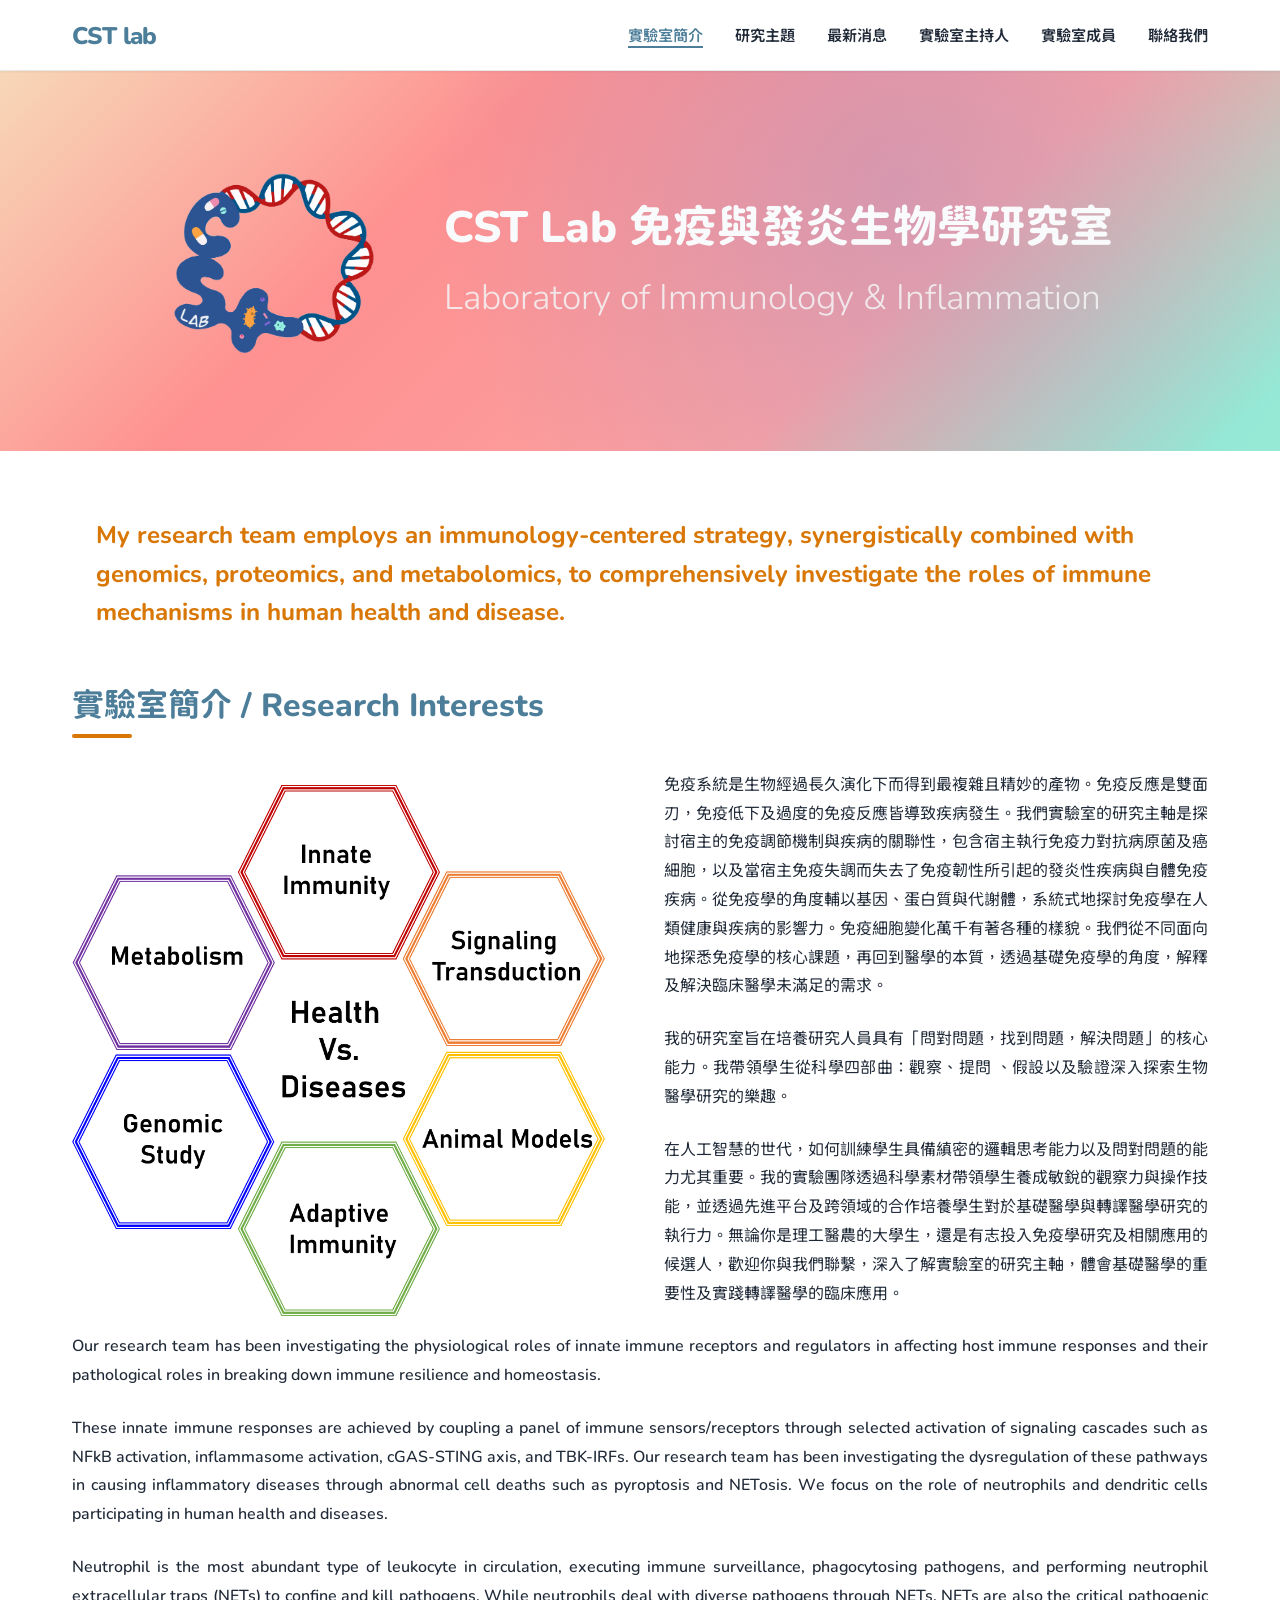
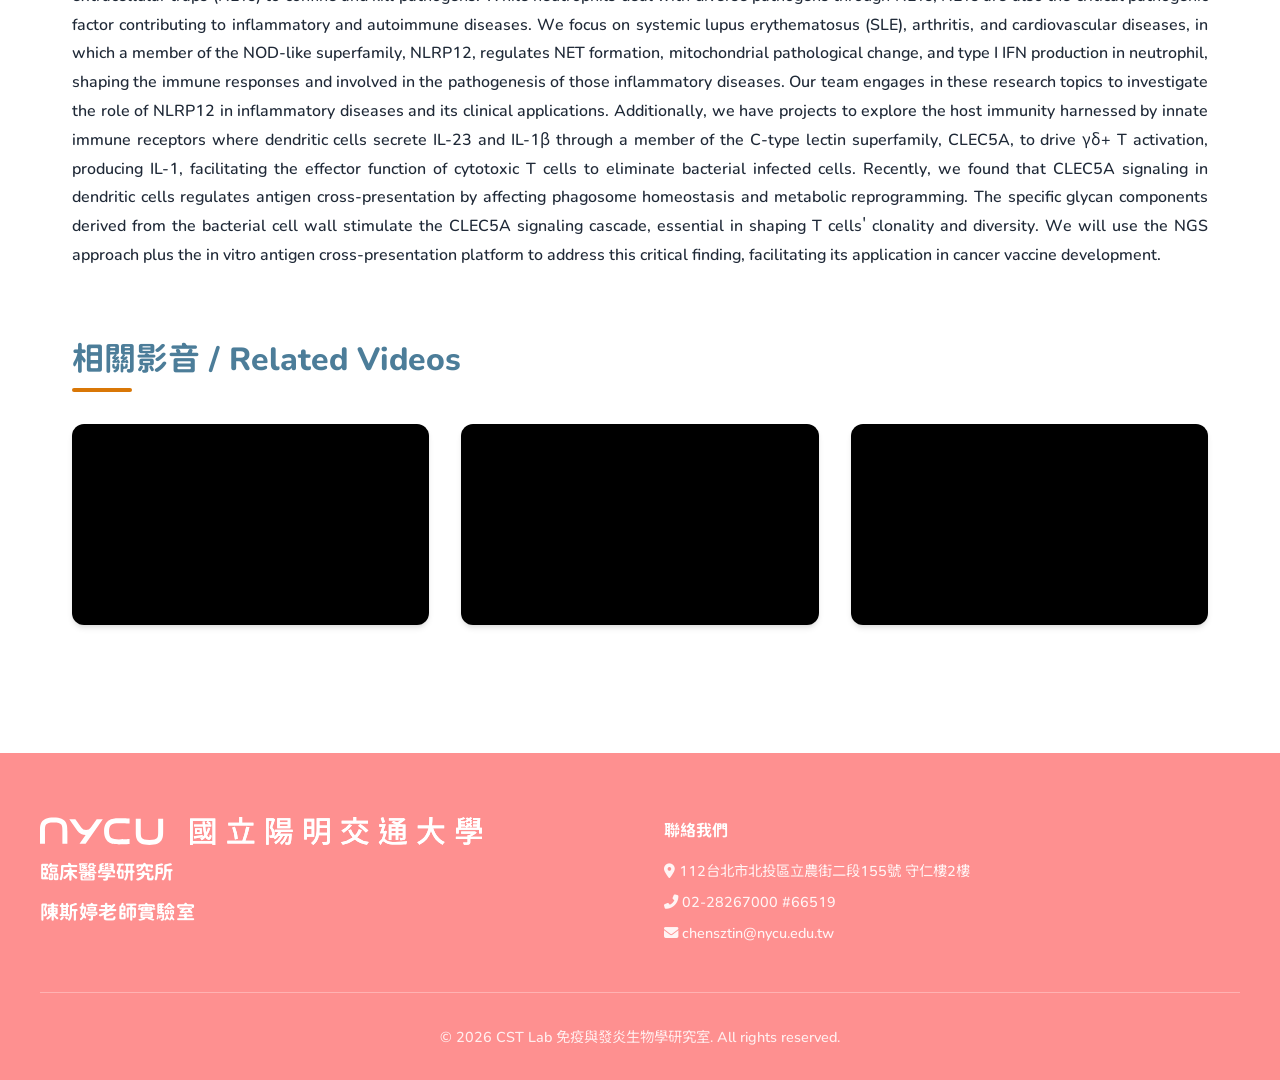
<file: index.html>
<!DOCTYPE html>
<html lang="zh-TW">

<head>
    <meta charset="UTF-8">
    <meta name="viewport" content="width=device-width, initial-scale=1.0">
    <title>CST Lab - ABOUT | 免疫與發炎生物學研究室</title>
    <meta name="description" content="本實驗室研究主軸是探討宿主的免疫調節機制與疾病的關聯性，包含免疫力對抗病原菌及癌細胞，以及發炎性與自體免疫疾病。">
    <!-- Google Fonts -->
    <link rel="preconnect" href="https://fonts.googleapis.com">
    <link rel="preconnect" href="https://fonts.gstatic.com" crossorigin>
    <link href="https://fonts.googleapis.com/css2?family=Chiron+GoRound+TC:wght@200..900&display=swap" rel="stylesheet">
    <!-- FontAwesome for icons -->
    <link rel="stylesheet" href="https://cdnjs.cloudflare.com/ajax/libs/font-awesome/6.4.0/css/all.min.css">
    <!-- Stylesheet -->
    <link rel="stylesheet" href="css/style.css">
</head>

<body>

    <header>
        <div class="nav-container">
            <div class="logo">
                <a href="index.html">CST lab</a>
            </div>
            <button class="hamburger" aria-label="選單">
                <i class="fas fa-bars"></i>
            </button>
            <ul class="nav-menu">
                <li class="nav-item"><a href="index.html">實驗室簡介</a></li>
                <li class="nav-item"><a href="research.html">研究主題</a></li>
                <li class="nav-item"><a href="news.html">最新消息</a></li>
                <li class="nav-item"><a href="pi.html">實驗室主持人</a></li>
                <li class="nav-item"><a href="members.html">實驗室成員</a></li>
                <li class="nav-item"><a href="contact.html">聯絡我們</a></li>
            </ul>
        </div>
    </header>

    <section class="banner home-banner">
        <div class="banner-content">
            <div class="banner-logo-container">
                <img src="images/cstlogo.png" alt="CST Lab Logo" class="banner-logo"
                    onerror="this.style.display='none'; this.parentElement.classList.add('empty');">
            </div>
            <div class="banner-text">
                <h1>CST Lab 免疫與發炎生物學研究室</h1>
                <h2>Laboratory of Immunology & Inflammation</h2>
            </div>
        </div>
    </section>

    <main class="container">
        <div
            style="font-size: 1.5rem; font-weight: 600; padding-left: 1.5rem; margin-bottom: 3rem; color: var(--accent-color);">
            My research team employs an immunology-centered strategy, synergistically combined with genomics,
            proteomics, and metabolomics, to comprehensively investigate the roles of immune mechanisms in human health
            and disease.
        </div>

        <section style="margin-bottom: 4rem;">
            <h2 class="section-title">實驗室簡介 / Research Interests</h2>
            <div class="about-grid">
                <div class="about-image-container">
                    <img src="images/intro.png" alt="實驗室簡介示意圖" class="about-image">
                </div>
                <div class="about-text">
                    <p style="margin-bottom: 1.5rem;">
                        免疫系統是生物經過長久演化下而得到最複雜且精妙的產物。免疫反應是雙面刃，免疫低下及過度的免疫反應皆導致疾病發生。我們實驗室的研究主軸是探討宿主的免疫調節機制與疾病的關聯性，包含宿主執行免疫力對抗病原菌及癌細胞，以及當宿主免疫失調而失去了免疫韌性所引起的發炎性疾病與自體免疫疾病。從免疫學的角度輔以基因、蛋白質與代謝體，系統式地探討免疫學在人類健康與疾病的影響力。免疫細胞變化萬千有著各種的樣貌。我們從不同面向地探悉免疫學的核心課題，再回到醫學的本質，透過基礎免疫學的角度，解釋及解決臨床醫學未滿足的需求。
                    </p>
                    <p style="margin-bottom: 1.5rem;">
                        我的研究室旨在培養研究人員具有「問對問題，找到問題，解決問題」的核心能力。我帶領學生從科學四部曲：觀察、提問 、假設以及驗證深入探索生物醫學研究的樂趣。
                    </p>
                    <p style="margin-bottom: 1.5rem;">
                        在人工智慧的世代，如何訓練學生具備縝密的邏輯思考能力以及問對問題的能力尤其重要。我的實驗團隊透過科學素材帶領學生養成敏銳的觀察力與操作技能，並透過先進平台及跨領域的合作培養學生對於基礎醫學與轉譯醫學研究的執行力。無論你是理工醫農的大學生，還是有志投入免疫學研究及相關應用的候選人，歡迎你與我們聯繫，深入了解實驗室的研究主軸，體會基礎醫學的重要性及實踐轉譯醫學的臨床應用。
                    </p>
                </div>
            </div>
            <div class="about-text">
                <p style="margin-bottom: 1.5rem;">Our research team has been investigating the physiological roles of
                    innate immune receptors and regulators in affecting host immune responses and their pathological
                    roles in breaking down immune resilience and homeostasis.</p>
                <p style="margin-bottom: 1.5rem;">These innate immune responses are achieved by coupling a panel of
                    immune sensors/receptors through selected activation of signaling cascades such as NFkB activation,
                    inflammasome activation, cGAS-STING axis, and TBK-IRFs. Our research team has been investigating the
                    dysregulation of these pathways in causing inflammatory diseases through abnormal cell deaths such
                    as pyroptosis and NETosis. We focus on the role of neutrophils and dendritic cells participating in
                    human health and diseases.</p>
                <p style="margin-bottom: 1.5rem;">Neutrophil is the most abundant type of leukocyte in circulation,
                    executing immune surveillance, phagocytosing pathogens, and performing neutrophil extracellular
                    traps (NETs) to confine and kill pathogens. While neutrophils deal with diverse pathogens through
                    NETs, NETs are also the critical pathogenic factor contributing to inflammatory and autoimmune
                    diseases. We focus on systemic lupus erythematosus (SLE), arthritis, and cardiovascular diseases, in
                    which a member of the NOD-like superfamily, NLRP12, regulates NET formation, mitochondrial
                    pathological change, and type I IFN production in neutrophil, shaping the immune responses and
                    involved in the pathogenesis of those inflammatory diseases. Our team engages in these research
                    topics to investigate the role of NLRP12 in inflammatory diseases and its clinical applications.
                    Additionally, we have projects to explore the host immunity harnessed by innate immune receptors
                    where dendritic cells secrete IL-23 and IL-1β through a member of the C-type lectin superfamily,
                    CLEC5A, to drive γδ+ T activation, producing IL-1, facilitating the effector function of cytotoxic T
                    cells to eliminate bacterial infected cells. Recently, we found that CLEC5A signaling in dendritic
                    cells regulates antigen cross-presentation by affecting phagosome homeostasis and metabolic
                    reprogramming. The specific glycan components derived from the bacterial cell wall stimulate the
                    CLEC5A signaling cascade, essential in shaping T cells' clonality and diversity. We will use the NGS
                    approach plus the in vitro antigen cross-presentation platform to address this critical finding,
                    facilitating its application in cancer vaccine development.</p>
            </div>
        </section>



        <section>
            <h2 class="section-title">相關影音 / Related Videos</h2>
            <div class="grid-3">
                <div
                    style="aspect-ratio: 16/9; background-color: #000; border-radius: var(--radius-lg); overflow: hidden; box-shadow: var(--shadow-md);">
                    <iframe src="https://www.youtube.com/embed/sJhi6YstXwA"
                        style="width: 100%; height: 100%; border: none;" allowfullscreen></iframe>
                </div>
                <div
                    style="aspect-ratio: 16/9; background-color: #000; border-radius: var(--radius-lg); overflow: hidden; box-shadow: var(--shadow-md);">
                    <iframe src="https://www.youtube.com/embed/-0alA758xfc"
                        style="width: 100%; height: 100%; border: none;" allowfullscreen></iframe>
                </div>
                <div
                    style="aspect-ratio: 16/9; background-color: #000; border-radius: var(--radius-lg); overflow: hidden; box-shadow: var(--shadow-md);">
                    <iframe src="https://www.youtube.com/embed/-dBJeyY5DbI"
                        style="width: 100%; height: 100%; border: none;" allowfullscreen></iframe>
                </div>
            </div>
        </section>
    </main>

    <footer>
        <div class="footer-grid">
            <div class="footer-brand">
                <a href="https://www.nycu.edu.tw/nycu/ch/index" target="_blank" rel="noopener noreferrer">
                    <img src="images/viewtopimage.svg" alt="國立陽明交通大學" class="footer-nycu-logo">
                </a>
                <a href="https://icm.nycu.edu.tw/" target="_blank" rel="noopener noreferrer"
                    class="footer-institute-link">臨床醫學研究所</a>
                <div class="footer-lab-title">陳斯婷老師實驗室</div>
            </div>

            <div>
                <h4 style="margin-bottom: 1rem; font-family: var(--font-heading);">聯絡我們</h4>
                <p style="font-size: 0.9rem; color: rgba(255, 255, 255, 0.9); margin-bottom: 0.5rem;"><i
                        class="fas fa-map-marker-alt"></i> 112台北市北投區立農街二段155號 守仁樓2樓</p>
                <p style="font-size: 0.9rem; color: rgba(255, 255, 255, 0.9); margin-bottom: 0.5rem;"><i
                        class="fas fa-phone-alt"></i> 02-28267000 #66519</p>
                <p style="font-size: 0.9rem; color: rgba(255, 255, 255, 0.9);"><i class="fas fa-envelope"></i>
                    chensztin@nycu.edu.tw</p>
            </div>
        </div>
        <div class="footer-bottom">
            <p>&copy; 2026 CST Lab 免疫與發炎生物學研究室. All rights reserved.</p>
        </div>
    </footer>

    <!-- Script -->
    <script src="js/main.js"></script>
</body>

</html>
</file>
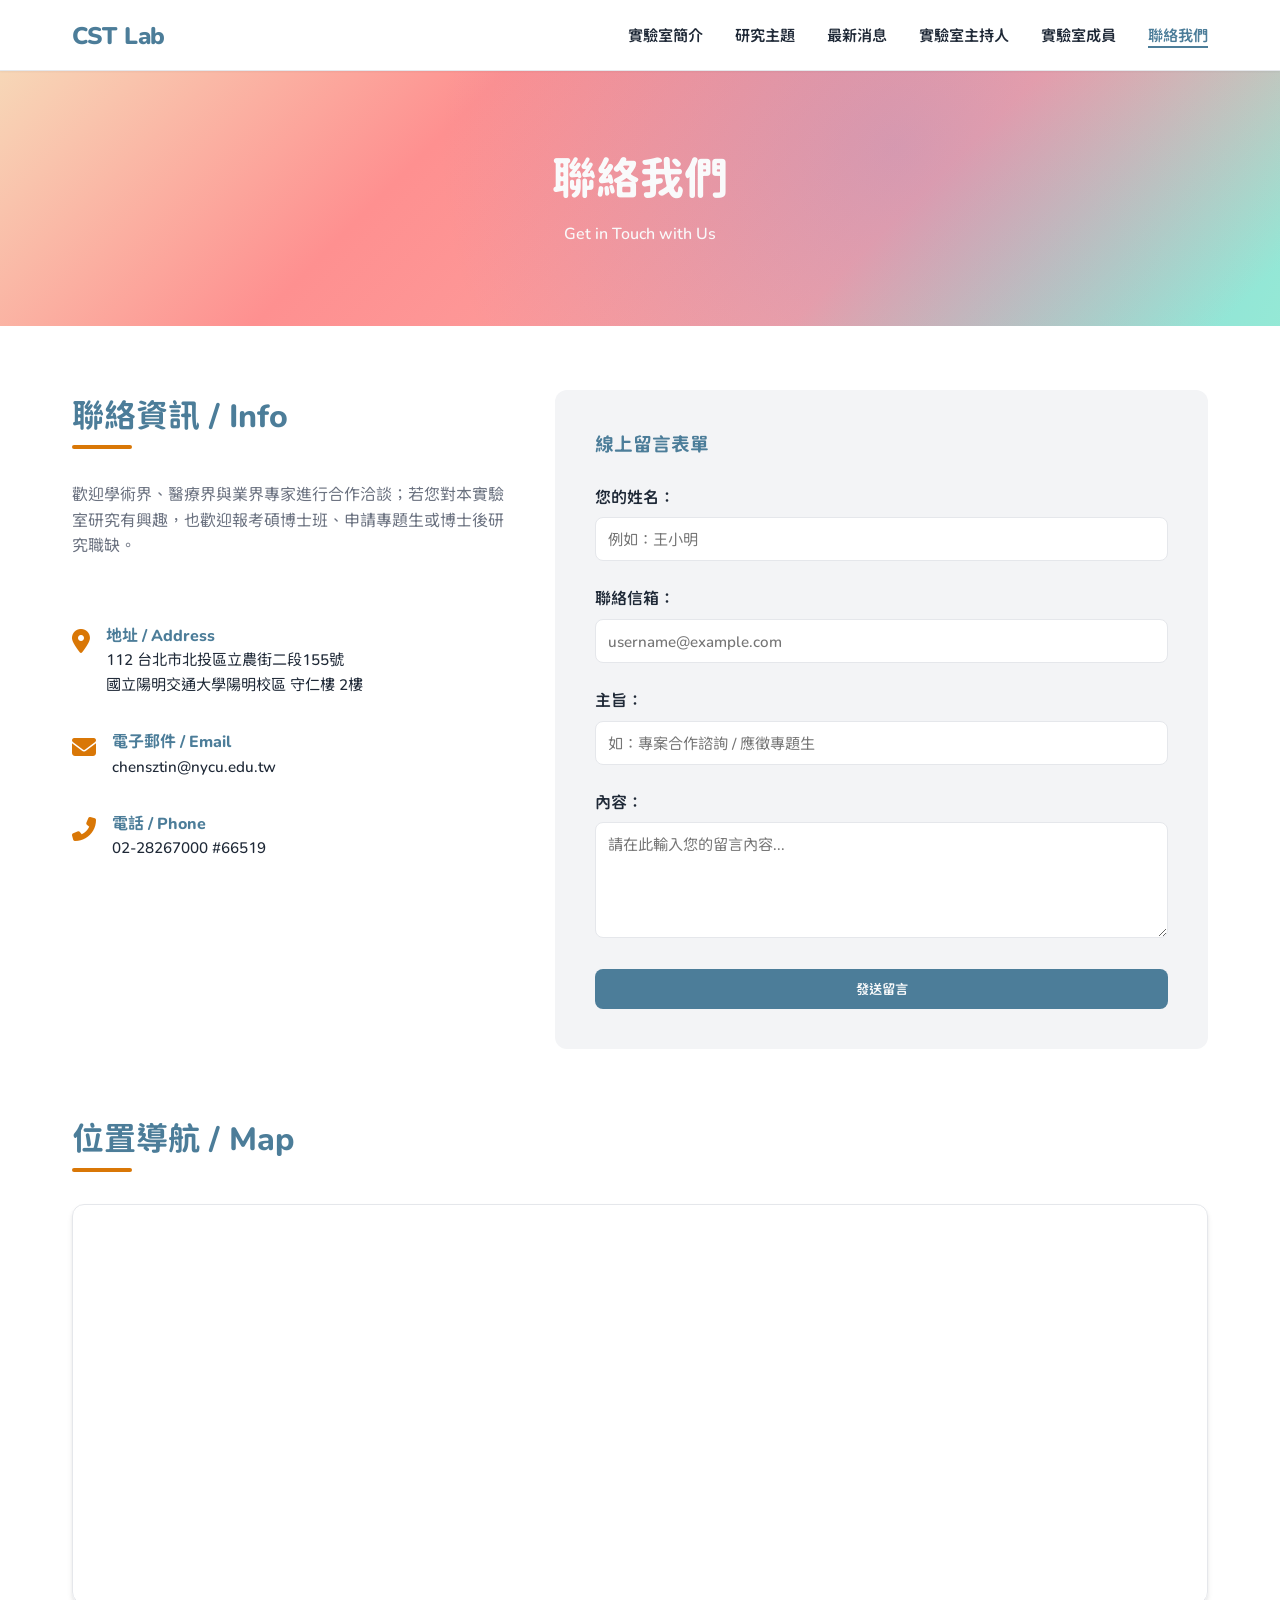
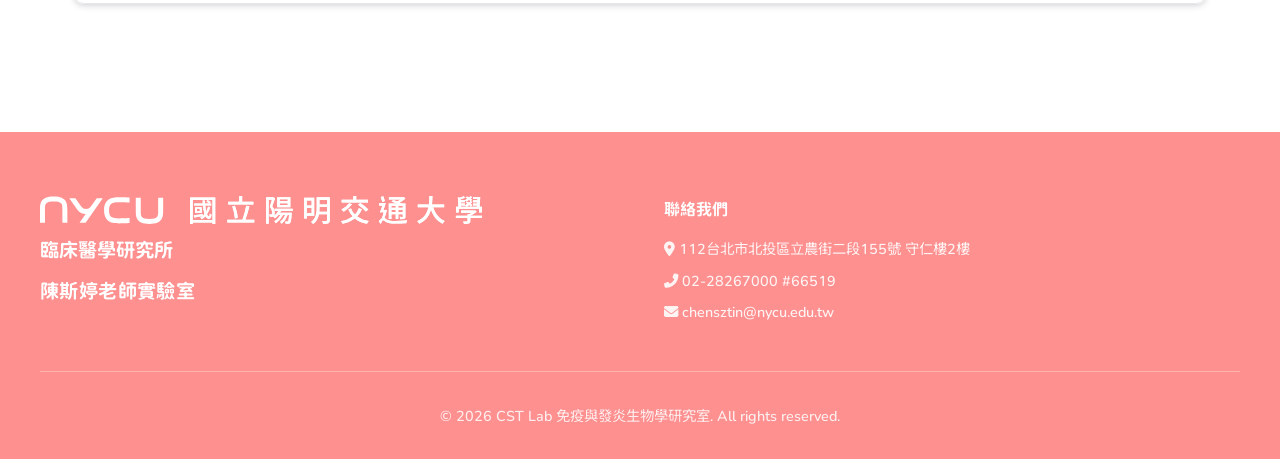
<file: contact.html>
<!DOCTYPE html>
<html lang="zh-TW">

<head>
    <meta charset="UTF-8">
    <meta name="viewport" content="width=device-width, initial-scale=1.0">
    <title>CST Lab - CONTACT | 免疫與發炎生物學研究室</title>
    <meta name="description" content="本實驗室聯絡方式、研究室地址、交通指南與線上留言諮詢表單。">
    <!-- Google Fonts -->
    <link rel="preconnect" href="https://fonts.googleapis.com">
    <link rel="preconnect" href="https://fonts.gstatic.com" crossorigin>
    <link href="https://fonts.googleapis.com/css2?family=Chiron+GoRound+TC:wght@200..900&display=swap" rel="stylesheet">
    <!-- FontAwesome for icons -->
    <link rel="stylesheet" href="https://cdnjs.cloudflare.com/ajax/libs/font-awesome/6.4.0/css/all.min.css">
    <!-- Stylesheet -->
    <link rel="stylesheet" href="css/style.css">
</head>

<body>

    <header>
        <div class="nav-container">
            <div class="logo">
                <a href="index.html">CST <span class="logo-accent">Lab</span></a>
            </div>
            <button class="hamburger" aria-label="選單">
                <i class="fas fa-bars"></i>
            </button>
            <ul class="nav-menu">
                <li class="nav-item"><a href="index.html">實驗室簡介</a></li>
                <li class="nav-item"><a href="research.html">研究主題</a></li>
                <li class="nav-item"><a href="news.html">最新消息</a></li>
                <li class="nav-item"><a href="pi.html">實驗室主持人</a></li>
                <li class="nav-item"><a href="members.html">實驗室成員</a></li>
                <li class="nav-item"><a href="contact.html">聯絡我們</a></li>
            </ul>
        </div>
    </header>

    <section class="banner">
        <div class="banner-content">
            <h1>聯絡我們</h1>
            <p>Get in Touch with Us</p>
        </div>
    </section>

    <main class="container">
        <div class="contact-grid">
            <!-- Left: Contact Details -->
            <div class="contact-info">
                <div>
                    <h2 class="section-title">聯絡資訊 / Info</h2>
                    <p style="margin-bottom: 2rem; color: var(--text-muted);">
                        歡迎學術界、醫療界與業界專家進行合作洽談；若您對本實驗室研究有興趣，也歡迎報考碩博士班、申請專題生或博士後研究職缺。</p>
                </div>

                <div class="contact-item">
                    <div class="contact-icon"><i class="fas fa-map-marker-alt"></i></div>
                    <div>
                        <h4 style="color: var(--primary-color); font-family: var(--font-heading);">地址 / Address</h4>
                        <p style="font-size: 0.95rem;">112 台北市北投區立農街二段155號<br>國立陽明交通大學陽明校區 守仁樓 2樓</p>
                    </div>
                </div>

                <div class="contact-item">
                    <div class="contact-icon"><i class="fas fa-envelope"></i></div>
                    <div>
                        <h4 style="color: var(--primary-color); font-family: var(--font-heading);">電子郵件 / Email</h4>
                        <p style="font-size: 0.95rem;">chensztin@nycu.edu.tw</p>
                    </div>
                </div>

                <div class="contact-item">
                    <div class="contact-icon"><i class="fas fa-phone-alt"></i></div>
                    <div>
                        <h4 style="color: var(--primary-color); font-family: var(--font-heading);">電話 / Phone</h4>
                        <p style="font-size: 0.95rem;">02-28267000 #66519</p>
                    </div>
                </div>
            </div>

            <!-- Right: Contact Form -->
            <div class="contact-form">
                <h3 style="color: var(--primary-color); margin-bottom: 1.5rem; font-family: var(--font-heading);">線上留言表單
                </h3>
                <form id="contact-form-element" onsubmit="handleContactSubmit(event)">
                    <div class="form-group">
                        <label for="user-name">您的姓名：</label>
                        <input type="text" id="user-name" class="form-control" required placeholder="例如：王小明">
                    </div>
                    <div class="form-group">
                        <label for="user-email">聯絡信箱：</label>
                        <input type="email" id="user-email" class="form-control" required
                            placeholder="username@example.com">
                    </div>
                    <div class="form-group">
                        <label for="message-subject">主旨：</label>
                        <input type="text" id="message-subject" class="form-control" required
                            placeholder="如：專案合作諮詢 / 應徵專題生">
                    </div>
                    <div class="form-group">
                        <label for="message-content">內容：</label>
                        <textarea id="message-content" class="form-control" rows="5" required
                            placeholder="請在此輸入您的留言內容..."></textarea>
                    </div>
                    <button type="submit" class="btn" style="width: 100%;">發送留言</button>
                </form>
            </div>
        </div>

        <!-- Google Map Embedding (Taiwan Yang-Ming Campus) -->
        <section style="margin-top: 4rem;">
            <h2 class="section-title">位置導航 / Map</h2>
            <div
                style="width: 100%; height: 400px; border-radius: var(--radius-lg); overflow: hidden; box-shadow: var(--shadow-md); border: 1px solid var(--border-color);">
                <iframe
                    src="https://www.google.com/maps/embed?pb=!1m18!1m12!1m3!1d4285.121719012489!2d121.511301575928!3d25.11930203485027!2m3!1f0!2f0!3f0!3m2!1i1024!2i768!4f13.1!3m3!1m2!1s0x3442ae607218a317%3A0x5ee74377bf928f57!2z5ZyL56uL6Zm95piO5Lqk6YCa5aSn5a246Zm95piO5qCh5Y2A!5e1!3m2!1szh-TW!2stw!4v1787941159863!5m2!1szh-TW!2stw"
                    width="100%" height="100%" style="border:0;" allowfullscreen="" loading="lazy"
                    referrerpolicy="strict-origin-when-cross-origin"></iframe>
            </div>
        </section>
    </main>

    <footer>
        <div class="footer-grid">
            <div class="footer-brand">
                <a href="https://www.nycu.edu.tw/nycu/ch/index" target="_blank" rel="noopener noreferrer">
                    <img src="images/viewtopimage.svg" alt="國立陽明交通大學" class="footer-nycu-logo">
                </a>
                <a href="https://icm.nycu.edu.tw/" target="_blank" rel="noopener noreferrer"
                    class="footer-institute-link">臨床醫學研究所</a>
                <div class="footer-lab-title">陳斯婷老師實驗室</div>
            </div>
            <div>
                <h4 style="margin-bottom: 1rem; font-family: var(--font-heading);">聯絡我們</h4>
                <p style="font-size: 0.9rem; color: rgba(255, 255, 255, 0.9); margin-bottom: 0.5rem;"><i
                        class="fas fa-map-marker-alt"></i> 112台北市北投區立農街二段155號 守仁樓2樓</p>
                <p style="font-size: 0.9rem; color: rgba(255, 255, 255, 0.9); margin-bottom: 0.5rem;"><i
                        class="fas fa-phone-alt"></i> 02-28267000 #66519</p>
                <p style="font-size: 0.9rem; color: rgba(255, 255, 255, 0.9);"><i class="fas fa-envelope"></i>
                    chensztin@nycu.edu.tw</p>
            </div>
        </div>
        <div class="footer-bottom">
            <p>&copy; 2026 CST Lab 免疫與發炎生物學研究室. All rights reserved.</p>
        </div>
    </footer>

    <!-- Script -->
    <script src="js/main.js"></script>
    <script>
        function handleContactSubmit(e) {
            e.preventDefault();

            const name = document.getElementById('user-name').value;
            const email = document.getElementById('user-email').value;
            const subject = document.getElementById('message-subject').value;
            const content = document.getElementById('message-content').value;

            const body = `姓名：${name}%0D%0A聯絡信箱：${email}%0D%0A%0D%0A留言內容：%0D%0A${encodeURIComponent(content)}`;
            const mailtoLink = `mailto:chensztin@nycu.edu.tw?subject=${encodeURIComponent(subject)}&body=${body}`;

            // 開啟預設郵件軟體
            window.location.href = mailtoLink;
        }
    </script>
</body>

</html>
</file>
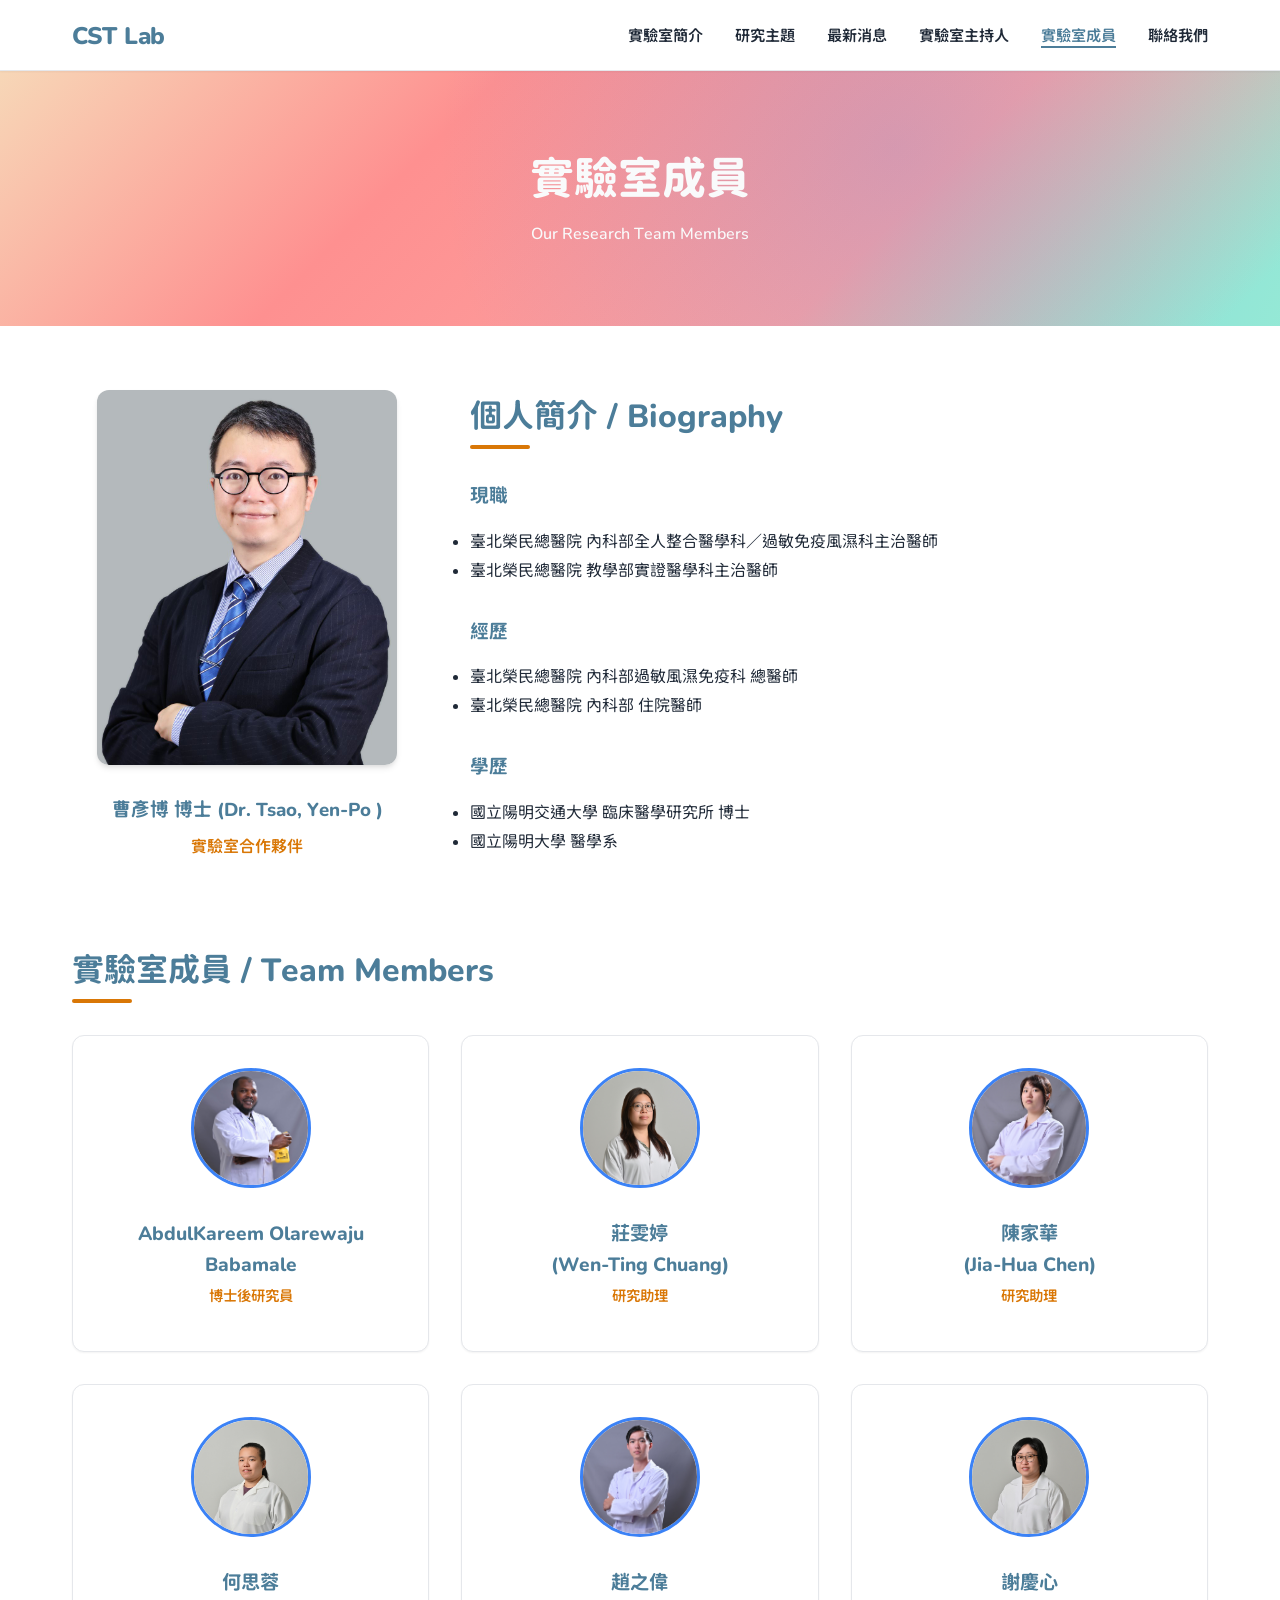
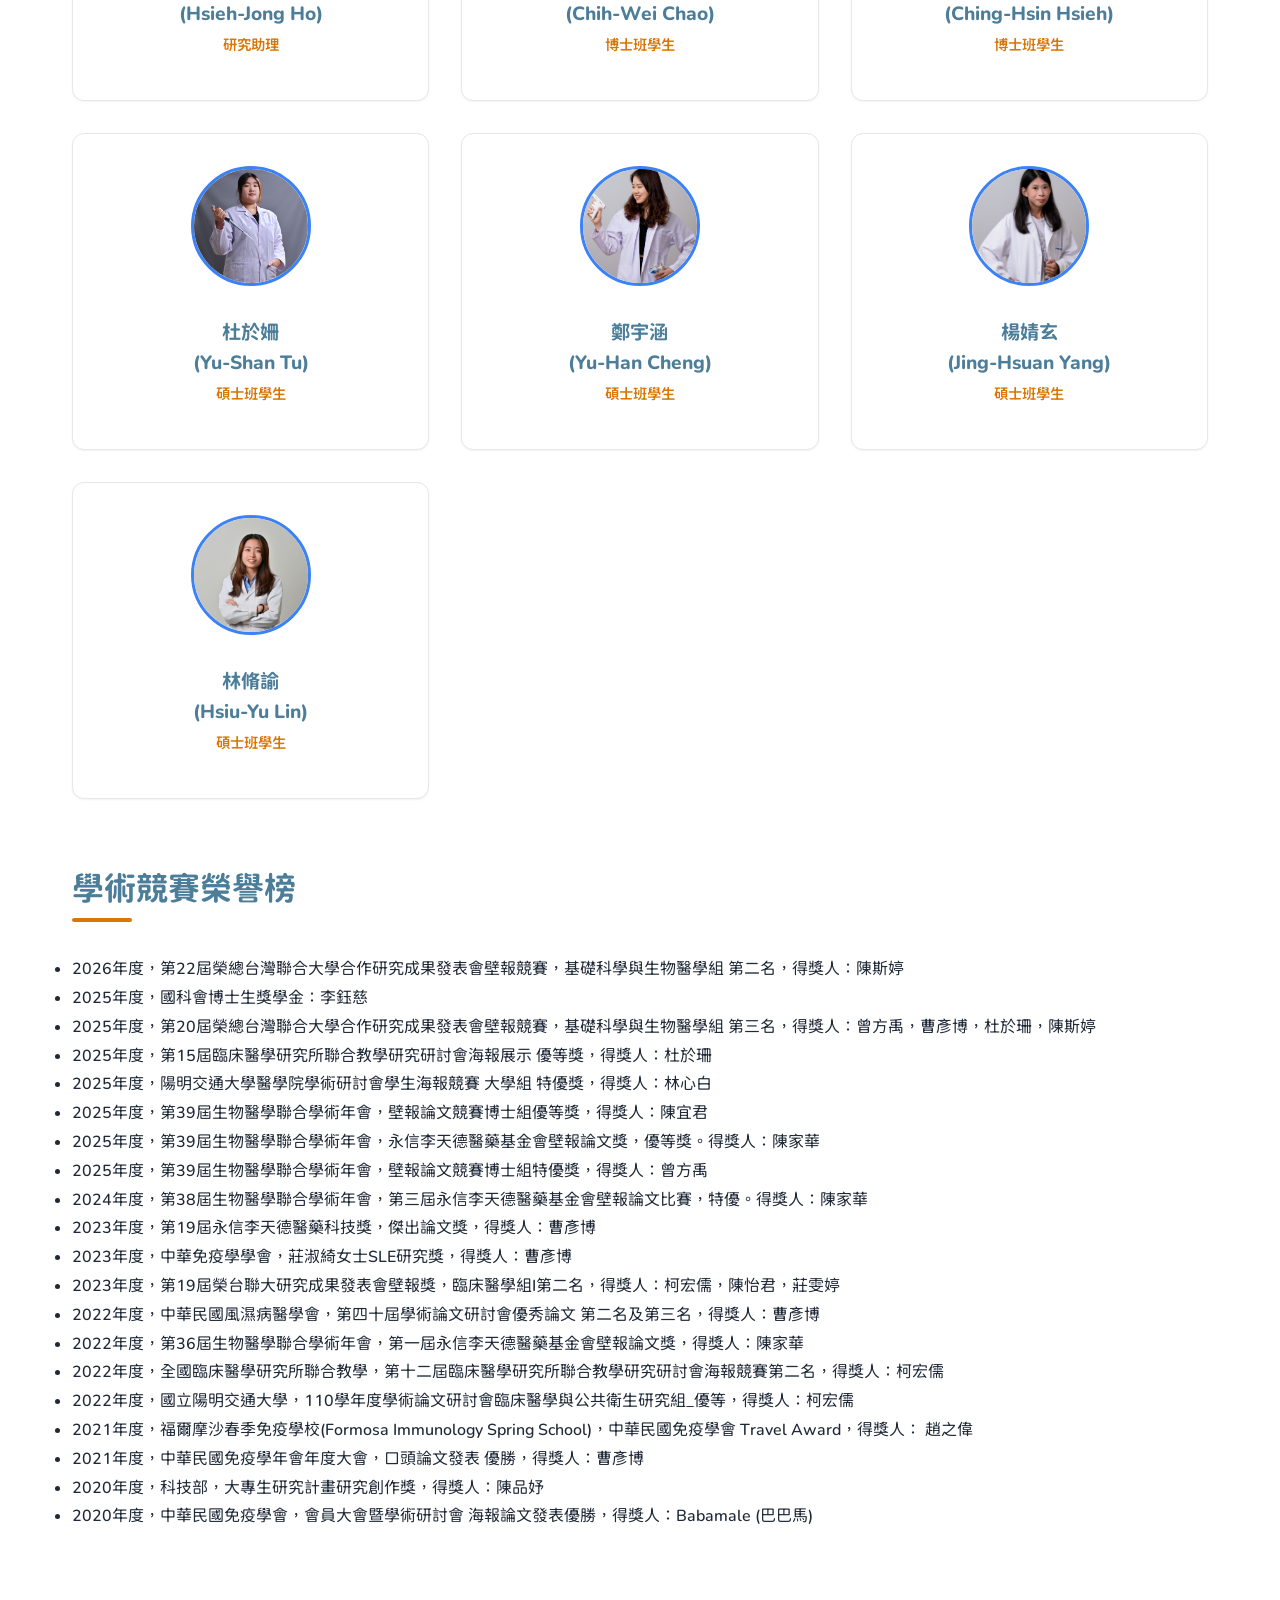
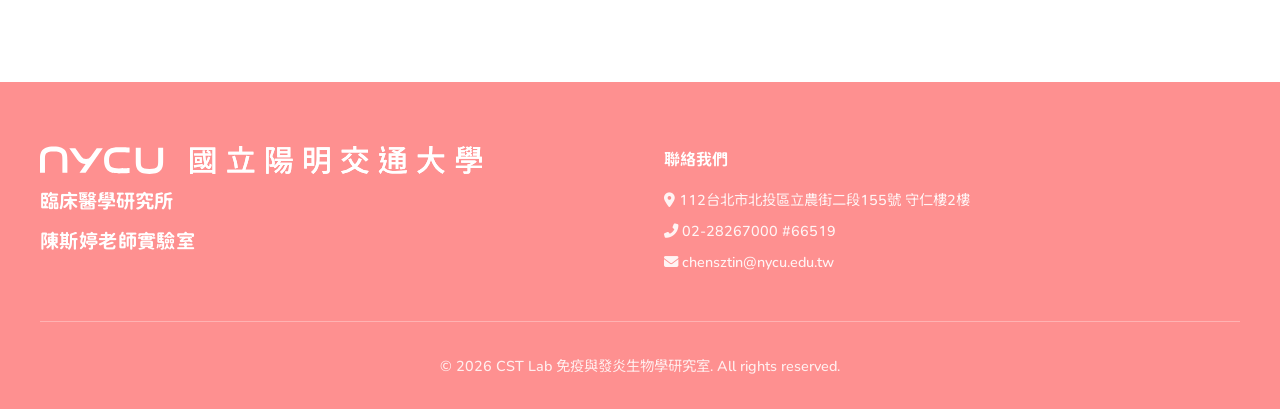
<file: members.html>
<!DOCTYPE html>
<html lang="zh-TW">

<head>
    <meta charset="UTF-8">
    <meta name="viewport" content="width=device-width, initial-scale=1.0">
    <title>CST Lab - 實驗室成員 | 免疫與發炎生物學研究室</title>
    <meta name="description" content="本實驗室成員介紹，包括博士後研究員、博士生、碩士生、大學部專題生及歷屆畢業校友。">
    <!-- Google Fonts -->
    <link rel="preconnect" href="https://fonts.googleapis.com">
    <link rel="preconnect" href="https://fonts.gstatic.com" crossorigin>
    <link href="https://fonts.googleapis.com/css2?family=Chiron+GoRound+TC:wght@200..900&display=swap" rel="stylesheet">
    <!-- FontAwesome for icons -->
    <link rel="stylesheet" href="https://cdnjs.cloudflare.com/ajax/libs/font-awesome/6.4.0/css/all.min.css">
    <!-- Stylesheet -->
    <link rel="stylesheet" href="css/style.css">
</head>

<body>

    <header>
        <div class="nav-container">
            <div class="logo">
                <a href="index.html">CST <span class="logo-accent">Lab</span></a>
            </div>
            <button class="hamburger" aria-label="選單">
                <i class="fas fa-bars"></i>
            </button>
            <ul class="nav-menu">
                <li class="nav-item"><a href="index.html">實驗室簡介</a></li>
                <li class="nav-item"><a href="research.html">研究主題</a></li>
                <li class="nav-item"><a href="news.html">最新消息</a></li>
                <li class="nav-item"><a href="pi.html">實驗室主持人</a></li>
                <li class="nav-item"><a href="members.html">實驗室成員</a></li>
                <li class="nav-item"><a href="contact.html">聯絡我們</a></li>
            </ul>
        </div>
    </header>

    <section class="banner">
        <div class="banner-content">
            <h1>實驗室成員</h1>
            <p>Our Research Team Members</p>
        </div>
    </section>

    <main class="container">
        <section class="pi-section" style="margin-bottom: 4rem;">
            <div class="pi-photo-container">
                <!-- Unsplash placeholder for PI photo -->
                <img src="images/drtsao.jpg" class="pi-photo" alt="Principal Investigator">
                <h3 style="color: var(--primary-color); margin-bottom: 0.5rem;">曹彥博 博士 (Dr. Tsao, Yen-Po )</h3>
                <p style="color: var(--accent-color); font-weight: 600; margin-bottom: 1rem;">實驗室合作夥伴</p>
            </div>
            <div>
                <h2 class="section-title">個人簡介 / Biography</h2>
                <h3 style="color: var(--primary-color); margin-bottom: 1rem; margin-top: 2rem;">現職</h3>
                <ul style="margin-bottom: 1.5rem; line-height: 1.8;">
                    <li>臺北榮民總醫院 內科部全人整合醫學科／過敏免疫風濕科主治醫師</li>
                    <li>臺北榮民總醫院 教學部實證醫學科主治醫師</li>
                </ul>
                <h3 style="color: var(--primary-color); margin-bottom: 1rem; margin-top: 2rem;">經歷</h3>
                <ul style="margin-bottom: 1.5rem; line-height: 1.8;">
                    <li>臺北榮民總醫院 內科部過敏風濕免疫科 總醫師</li>
                    <li>臺北榮民總醫院 內科部 住院醫師</li>
                </ul>
                <h3 style="color: var(--primary-color); margin-bottom: 1rem; margin-top: 2rem;">學歷</h3>
                <ul style="margin-bottom: 1.5rem; line-height: 1.8;">
                    <li>國立陽明交通大學 臨床醫學研究所 博士</li>
                    <li>國立陽明大學 醫學系</li>

                </ul>
            </div>
        </section>

        <!-- Team Members -->
        <section style="margin-bottom: 4rem;">
            <h2 class="section-title">實驗室成員 / Team Members</h2>
            <div class="grid-3">
                <div class="member-card">
                    <img src="images/members/Babamale.jpg" class="member-avatar" alt="Babamale">
                    <h3 class="member-name">AbdulKareem Olarewaju Babamale</h3>
                    <div class="member-role">博士後研究員</div>
                </div>
                <div class="member-card">
                    <img src="images/members/Wendy.jpg" class="member-avatar" alt="Wendy">
                    <h3 class="member-name">莊雯婷 <br>(Wen-Ting Chuang)</h3>
                    <div class="member-role">研究助理</div>
                </div>

                <div class="member-card">
                    <img src="images/members/Hua.jpg" class="member-avatar" alt="Hua">
                    <h3 class="member-name">陳家華 <br>(Jia-Hua Chen)</h3>
                    <div class="member-role">研究助理</div>
                </div>
                <div class="member-card">
                    <img src="images/members/pinky.jpg" class="member-avatar" alt="Pinky">
                    <h3 class="member-name">何思蓉 <br>(Hsieh-Jong Ho)</h3>
                    <div class="member-role">研究助理</div>
                </div>
                <div class="member-card">
                    <img src="images/members/Wei.jpg" class="member-avatar" alt="wei">
                    <h3 class="member-name">趙之偉 <br>(Chih-Wei Chao)</h3>
                    <div class="member-role">博士班學生</div>
                </div>
                <div class="member-card">
                    <img src="images/members/Chinghsin.jpg" class="member-avatar" alt="慶心">
                    <h3 class="member-name">謝慶心 <br>(Ching-Hsin Hsieh)</h3>
                    <div class="member-role">博士班學生</div>
                </div>
                <div class="member-card">
                    <img src="images/members/Tu.jpg" class="member-avatar" alt="Tu">
                    <h3 class="member-name">杜於姍 <br>(Yu-Shan Tu)</h3>
                    <div class="member-role">碩士班學生</div>
                </div>
                <div class="member-card">
                    <img src="images/members/YH.jpg" class="member-avatar" alt="YH">
                    <h3 class="member-name">鄭宇涵 <br>(Yu-Han Cheng)</h3>
                    <div class="member-role">碩士班學生</div>
                </div>
                <div class="member-card">
                    <img src="images/members/YCH.jpg" class="member-avatar" alt="YCH">
                    <h3 class="member-name">楊婧玄 <br>(Jing-Hsuan Yang)</h3>
                    <div class="member-role">碩士班學生</div>
                </div>
                <div class="member-card">
                    <img src="images/members/Hsiuyu.jpg" class="member-avatar" alt="SY">
                    <h3 class="member-name">林脩諭 <br>(Hsiu-Yu Lin)</h3>
                    <div class="member-role">碩士班學生</div>
                </div>
            </div>
        </section>

        <!-- Alumni -->
        <section>
            <h2 class="section-title">學術競賽榮譽榜</h2>
            <ul style="margin-bottom: 1.5rem; line-height: 1.8;">
                <li>2026年度，第22屆榮總台灣聯合大學合作研究成果發表會壁報競賽，基礎科學與生物醫學組 第二名，得獎人：陳斯婷</li>
                <li>2025年度，國科會博士生獎學金：李鈺慈</li>
                <li>2025年度，第20屆榮總台灣聯合大學合作研究成果發表會壁報競賽，基礎科學與生物醫學組 第三名，得獎人：曾方禹，曹彥博，杜於珊，陳斯婷</li>
                <li>2025年度，第15屆臨床醫學研究所聯合教學研究研討會海報展示 優等獎，得獎人：杜於珊</li>
                <li>2025年度，陽明交通大學醫學院學術研討會學生海報競賽 大學組 特優獎，得獎人：林心白</li>
                <li>2025年度，第39屆生物醫學聯合學術年會，壁報論文競賽博士組優等獎，得獎人：陳宜君</li>
                <li>2025年度，第39屆生物醫學聯合學術年會，永信李天德醫藥基金會壁報論文獎，優等獎。得獎人：陳家華</li>
                <li>2025年度，第39屆生物醫學聯合學術年會，壁報論文競賽博士組特優獎，得獎人：曾方禹</li>
                <li>2024年度，第38屆生物醫學聯合學術年會，第三屆永信李天德醫藥基金會壁報論文比賽，特優。得獎人：陳家華</li>
                <li>2023年度，第19屆永信李天德醫藥科技獎，傑出論文獎，得獎人：曹彥博</li>
                <li>2023年度，中華免疫學學會，莊淑綺女士SLE研究獎，得獎人：曹彥博</li>
                <li>2023年度，第19屆榮台聯大研究成果發表會壁報獎，臨床醫學組I第二名，得獎人：柯宏儒，陳怡君，莊雯婷</li>
                <li>2022年度，中華民國風濕病醫學會，第四十屆學術論文研討會優秀論文 第二名及第三名，得獎人：曹彥博</li>
                <li>2022年度，第36屆生物醫學聯合學術年會，第一屆永信李天德醫藥基金會壁報論文獎，得獎人：陳家華</li>
                <li>2022年度，全國臨床醫學研究所聯合教學，第十二屆臨床醫學研究所聯合教學研究研討會海報競賽第二名，得獎人：柯宏儒</li>
                <li>2022年度，國立陽明交通大學，110學年度學術論文研討會臨床醫學與公共衛生研究組_優等，得獎人：柯宏儒</li>
                <li>2021年度，福爾摩沙春季免疫學校(Formosa Immunology Spring School)，中華民國免疫學會 Travel Award，得獎人： 趙之偉</li>
                <li>2021年度，中華民國免疫學年會年度大會，口頭論文發表 優勝，得獎人：曹彥博</li>
                <li>2020年度，科技部，大專生研究計畫研究創作獎，得獎人：陳品妤</li>
                <li>2020年度，中華民國免疫學會，會員大會暨學術研討會 海報論文發表優勝，得獎人：Babamale (巴巴馬)</li>

            </ul>
        </section>
    </main>

    <footer>
        <div class="footer-grid">
            <div class="footer-brand">
                <a href="https://www.nycu.edu.tw/nycu/ch/index" target="_blank" rel="noopener noreferrer">
                    <img src="images/viewtopimage.svg" alt="國立陽明交通大學" class="footer-nycu-logo">
                </a>
                <a href="https://icm.nycu.edu.tw/" target="_blank" rel="noopener noreferrer"
                    class="footer-institute-link">臨床醫學研究所</a>
                <div class="footer-lab-title">陳斯婷老師實驗室</div>
            </div>
            <div>
                <h4 style="margin-bottom: 1rem; font-family: var(--font-heading);">聯絡我們</h4>
                <p style="font-size: 0.9rem; color: rgba(255, 255, 255, 0.9); margin-bottom: 0.5rem;"><i
                        class="fas fa-map-marker-alt"></i> 112台北市北投區立農街二段155號 守仁樓2樓</p>
                <p style="font-size: 0.9rem; color: rgba(255, 255, 255, 0.9); margin-bottom: 0.5rem;"><i
                        class="fas fa-phone-alt"></i> 02-28267000 #66519</p>
                <p style="font-size: 0.9rem; color: rgba(255, 255, 255, 0.9);"><i class="fas fa-envelope"></i>
                    chensztin@nycu.edu.tw</p>
            </div>
        </div>
        <div class="footer-bottom">
            <p>&copy; 2026 CST Lab 免疫與發炎生物學研究室. All rights reserved.</p>
        </div>
    </footer>

    <!-- Script -->
    <script src="js/main.js"></script>
</body>

</html>
</file>
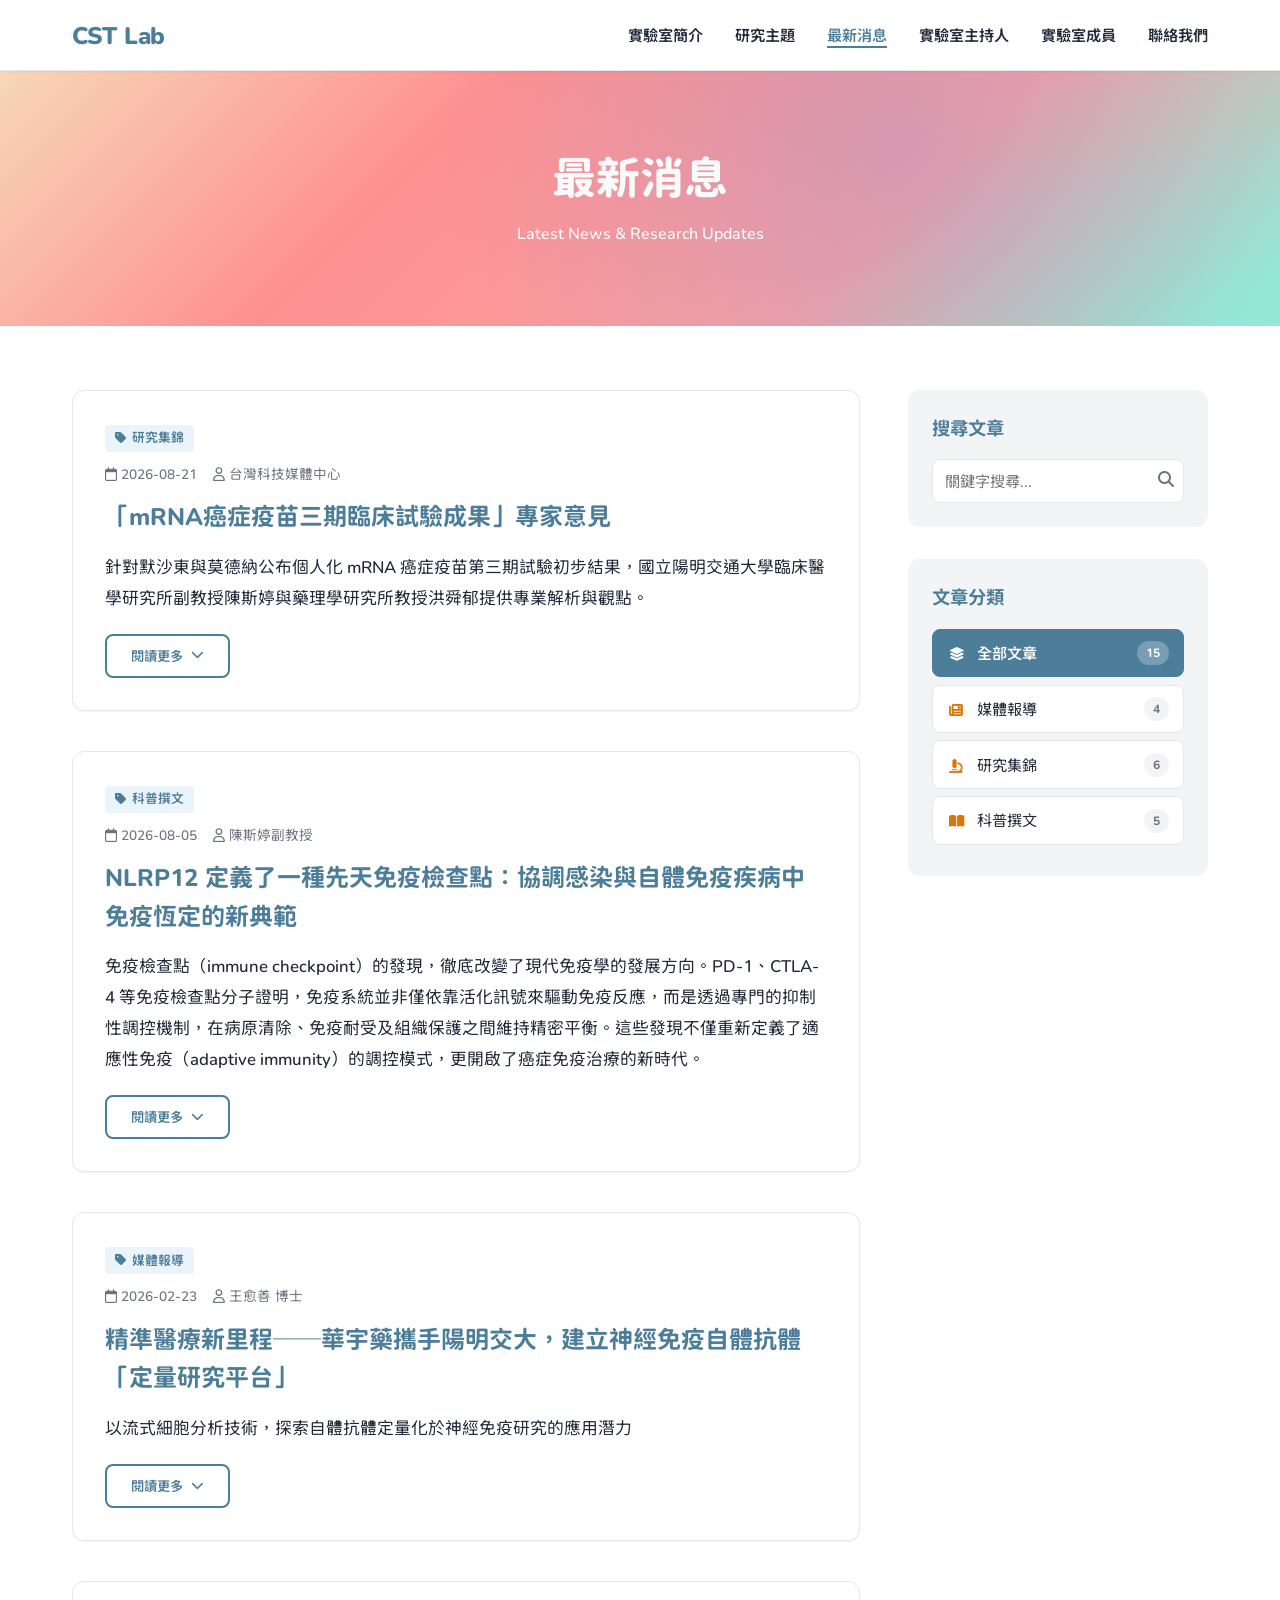
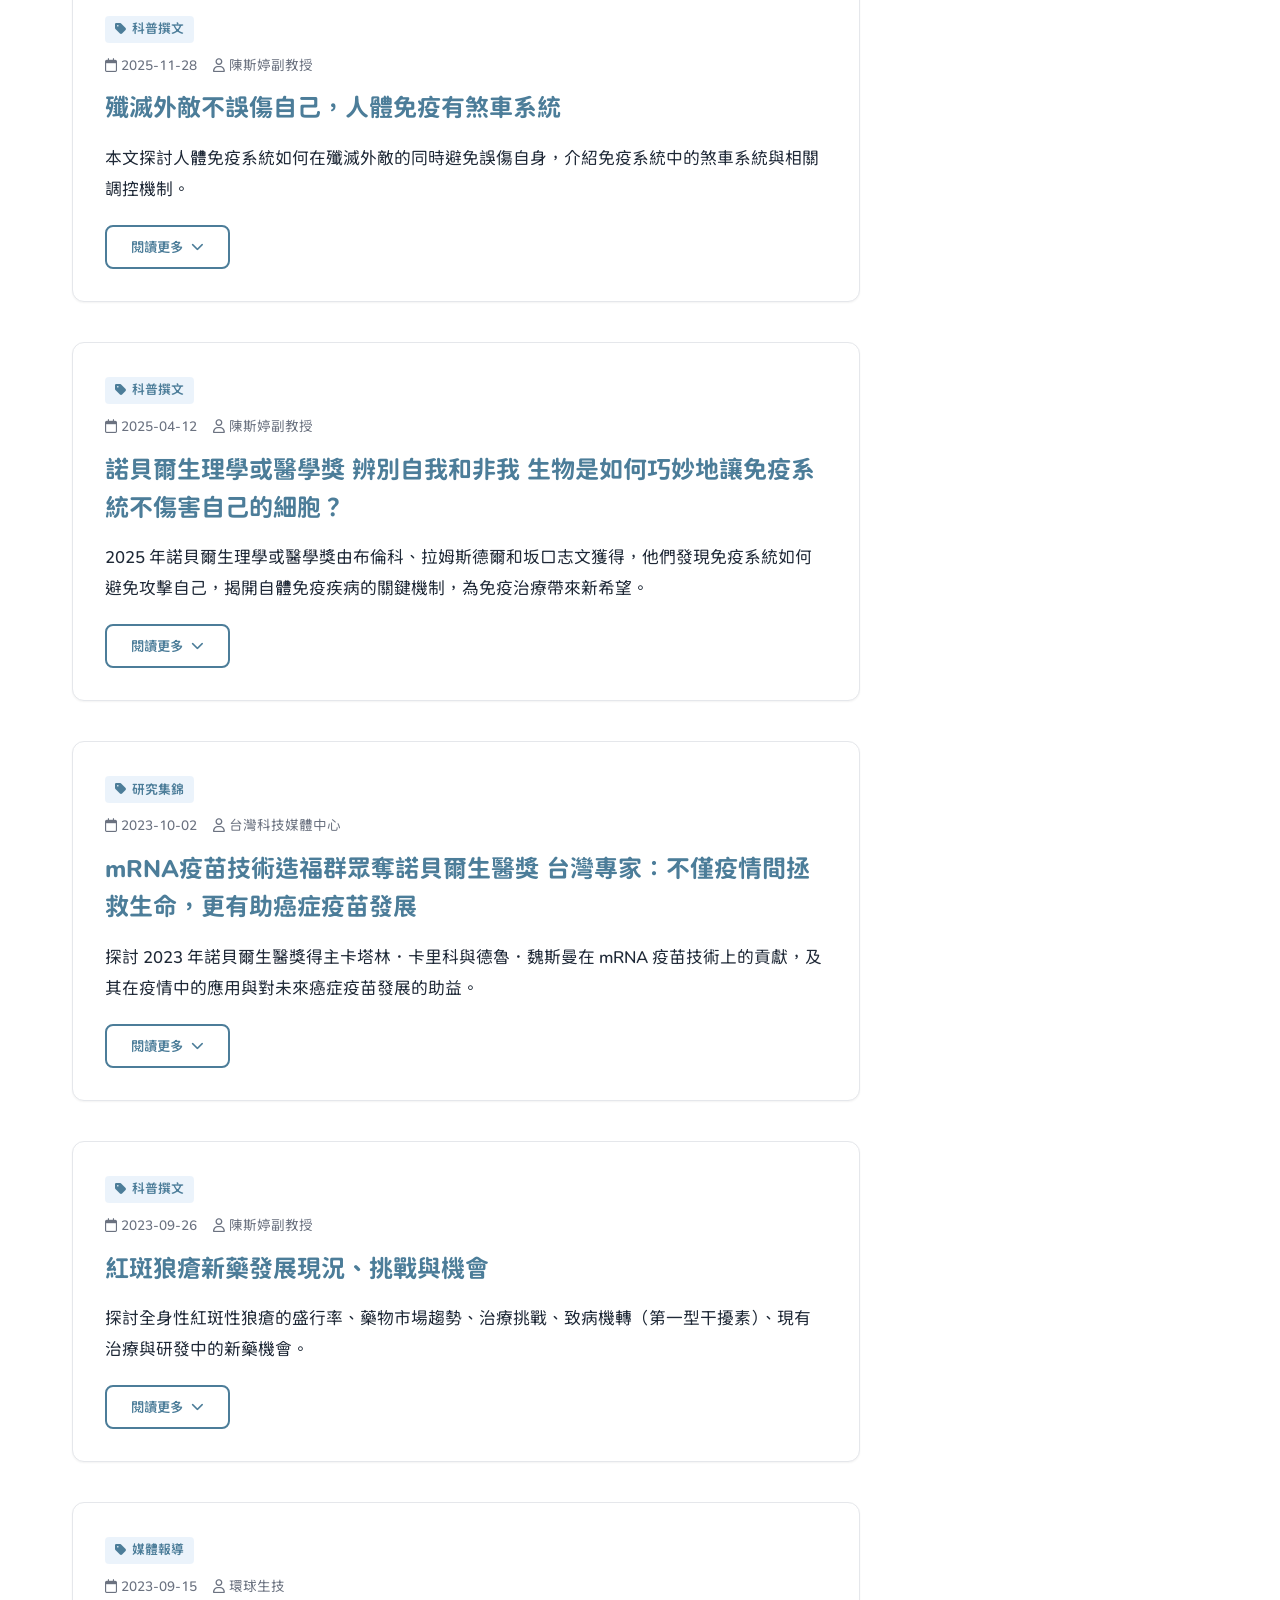
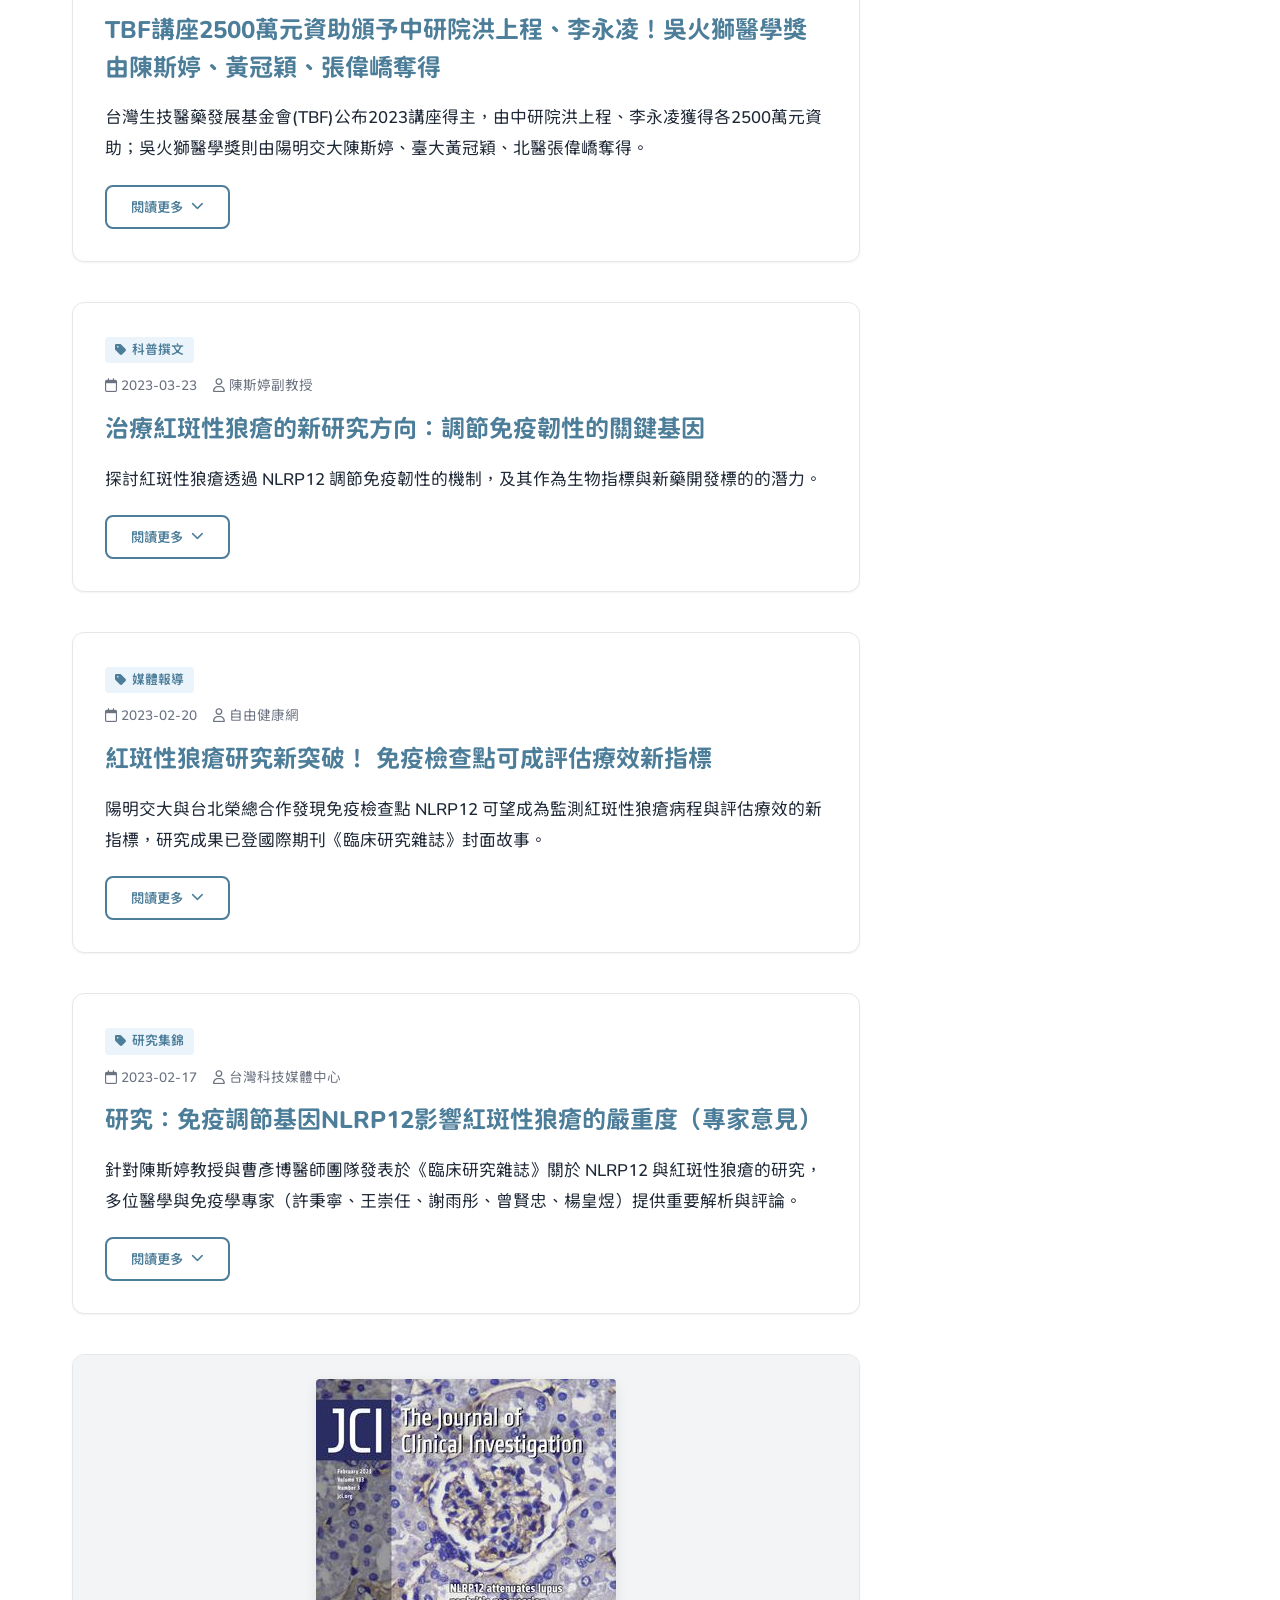
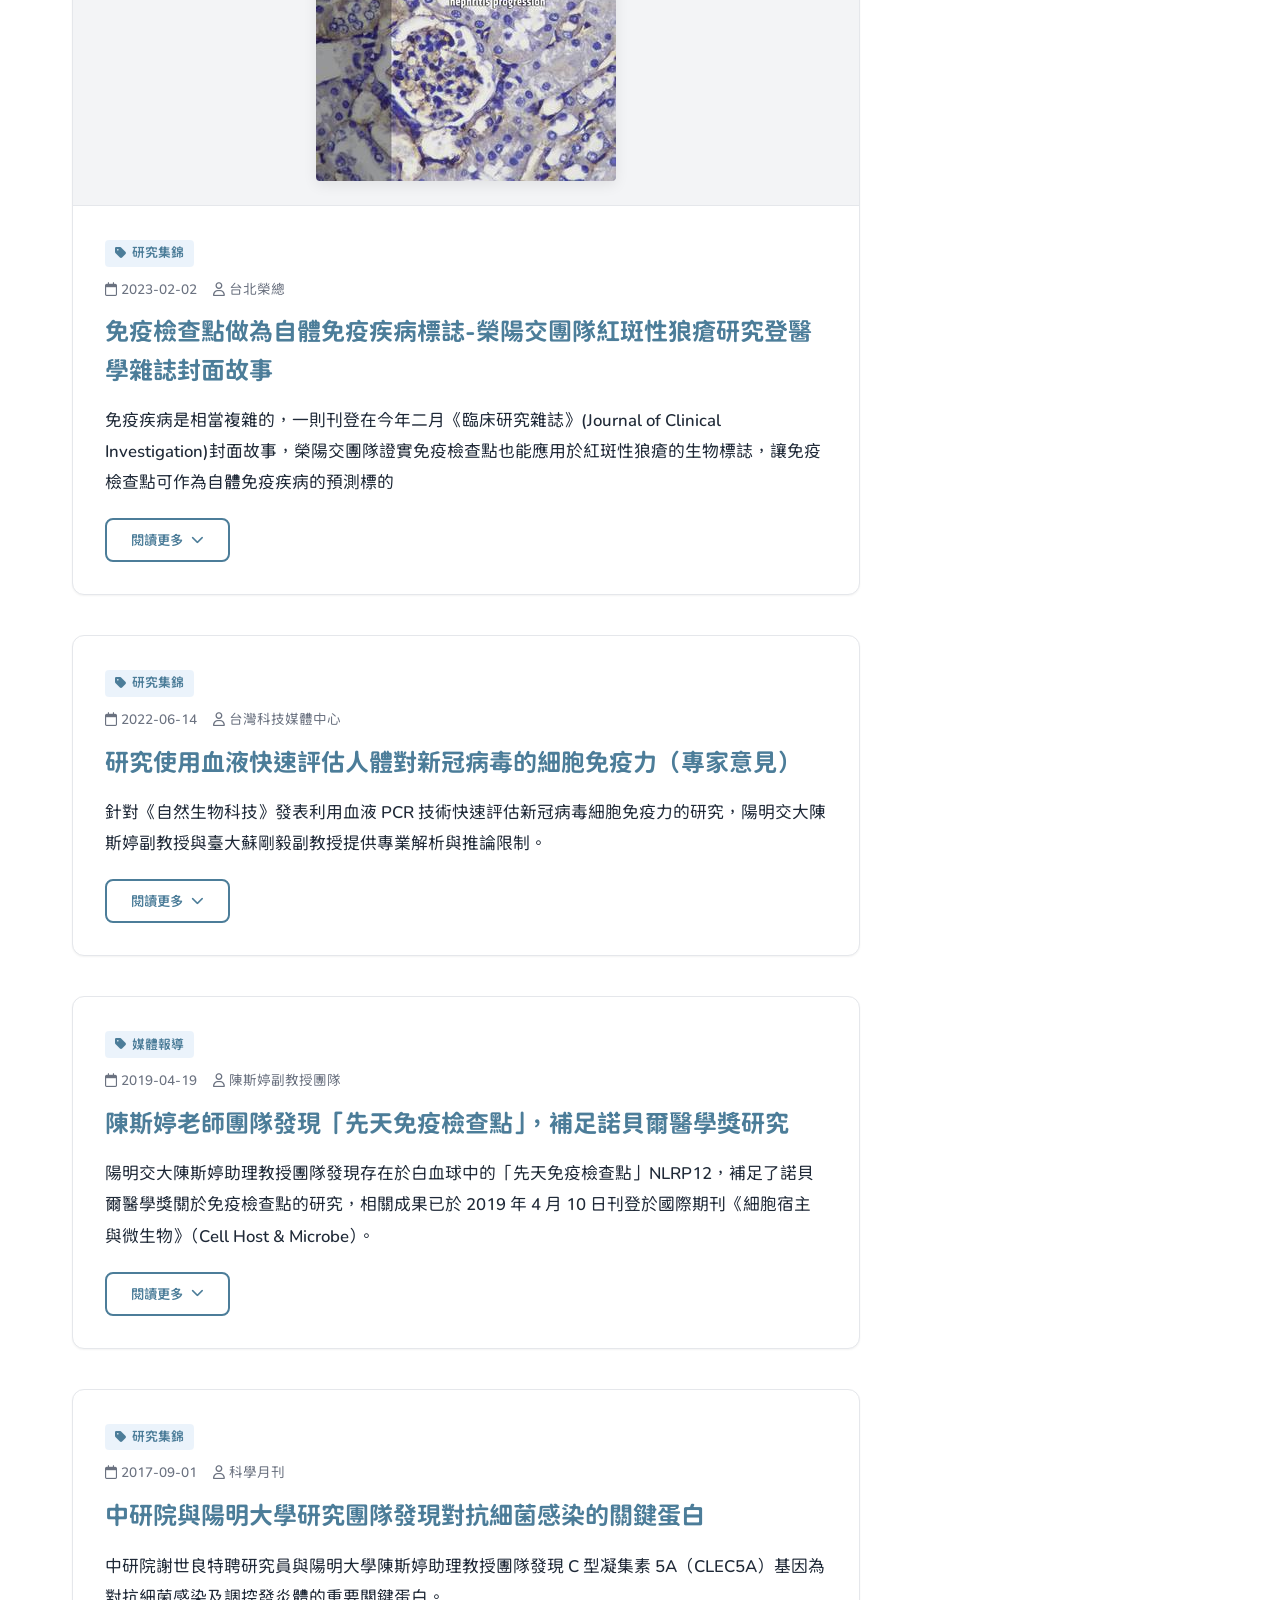
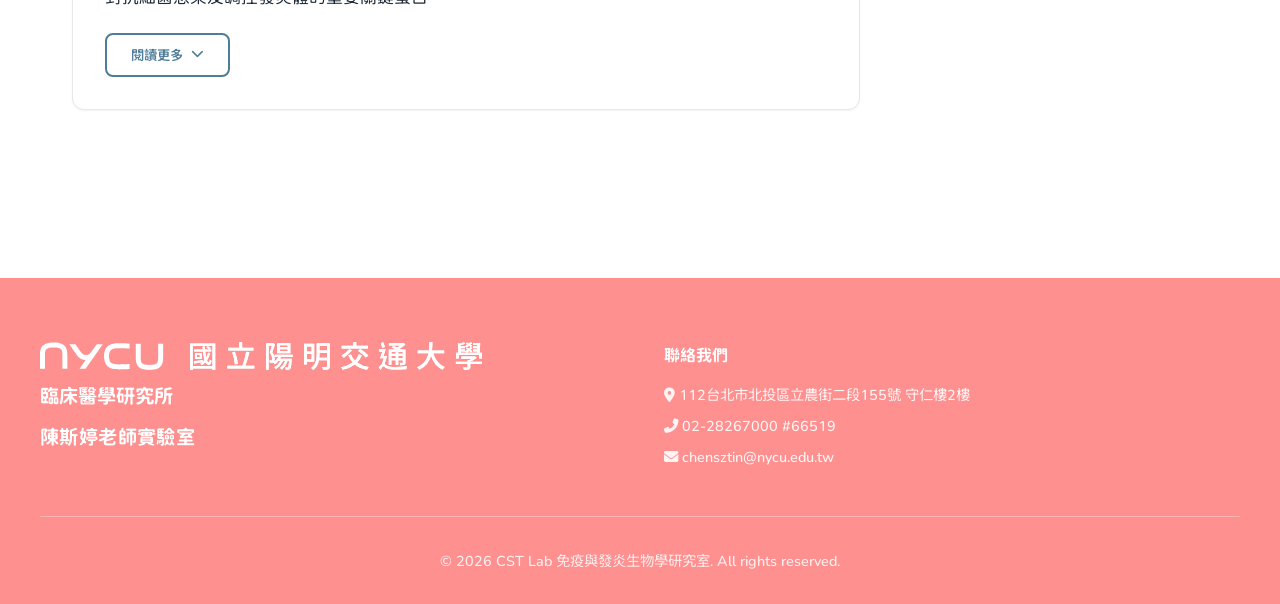
<file: news.html>
<!DOCTYPE html>
<html lang="zh-TW">

<head>
    <meta charset="UTF-8">
    <meta name="viewport" content="width=device-width, initial-scale=1.0">
    <title>CST Lab - 最新消息 | 免疫與發炎生物學研究室</title>
    <meta name="description" content="本實驗室之最新研究成果、公告、活動照片與最新消息發布。">
    <!-- Google Fonts -->
    <link rel="preconnect" href="https://fonts.googleapis.com">
    <link rel="preconnect" href="https://fonts.gstatic.com" crossorigin>
    <link href="https://fonts.googleapis.com/css2?family=Chiron+GoRound+TC:wght@200..900&display=swap" rel="stylesheet">
    <!-- FontAwesome for icons -->
    <link rel="stylesheet" href="https://cdnjs.cloudflare.com/ajax/libs/font-awesome/6.4.0/css/all.min.css">
    <!-- Stylesheet -->
    <link rel="stylesheet" href="css/style.css">
</head>

<body>

    <header>
        <div class="nav-container">
            <div class="logo">
                <a href="index.html">CST <span class="logo-accent">Lab</span></a>
            </div>
            <button class="hamburger" aria-label="選單">
                <i class="fas fa-bars"></i>
            </button>
            <ul class="nav-menu">
                <li class="nav-item"><a href="index.html">實驗室簡介</a></li>
                <li class="nav-item"><a href="research.html">研究主題</a></li>
                <li class="nav-item"><a href="news.html">最新消息</a></li>
                <li class="nav-item"><a href="pi.html">實驗室主持人</a></li>
                <li class="nav-item"><a href="members.html">實驗室成員</a></li>
                <li class="nav-item"><a href="contact.html">聯絡我們</a></li>
            </ul>
        </div>
    </header>

    <section class="banner">
        <div class="banner-content">
            <h1>最新消息</h1>
            <p>Latest News & Research Updates</p>
        </div>
    </section>

    <main class="container">
        <div class="blog-layout">
            <!-- Blog Posts Area -->
            <div id="posts-container">
                <!-- Posts will be dynamically inserted here -->
                <div style="text-align: center; padding: 3rem;">
                    <i class="fas fa-spinner fa-spin" style="font-size: 2rem; color: var(--primary-color);"></i>
                    <p style="margin-top: 1rem; color: var(--text-muted);">載入文章中...</p>
                </div>
            </div>

            <!-- Sidebar -->
            <aside class="sidebar">
                <div class="sidebar-widget">
                    <h3 class="sidebar-title">搜尋文章</h3>
                    <div style="position: relative;">
                        <input type="text" placeholder="關鍵字搜尋..." class="form-control" style="padding-right: 2.5rem;"
                            id="search-input" onkeyup="filterPosts()">
                        <i class="fas fa-search"
                            style="position: absolute; right: 10px; top: 12px; color: var(--text-muted);"></i>
                    </div>
                </div>

                <div class="sidebar-widget">
                    <h3 class="sidebar-title">文章分類</h3>
                    <ul class="category-list" id="category-list">
                        <li class="category-item active" data-category="all" onclick="selectCategory('all', this)">
                            <span><i class="fas fa-layer-group category-icon"></i> 全部文章</span>
                            <span class="category-count" id="count-all">0</span>
                        </li>
                        <li class="category-item" data-category="媒體報導" onclick="selectCategory('媒體報導', this)">
                            <span><i class="fas fa-newspaper category-icon"></i> 媒體報導</span>
                            <span class="category-count" id="count-媒體報導">0</span>
                        </li>
                        <li class="category-item" data-category="研究集錦" onclick="selectCategory('研究集錦', this)">
                            <span><i class="fas fa-microscope category-icon"></i> 研究集錦</span>
                            <span class="category-count" id="count-研究集錦">0</span>
                        </li>
                        <li class="category-item" data-category="科普撰文" onclick="selectCategory('科普撰文', this)">
                            <span><i class="fas fa-book-open category-icon"></i> 科普撰文</span>
                            <span class="category-count" id="count-科普撰文">0</span>
                        </li>
                    </ul>
                </div>
            </aside>
        </div>
    </main>



    <footer>
        <div class="footer-grid">
            <div class="footer-brand">
                <a href="https://www.nycu.edu.tw/nycu/ch/index" target="_blank" rel="noopener noreferrer">
                    <img src="images/viewtopimage.svg" alt="國立陽明交通大學" class="footer-nycu-logo">
                </a>
                <a href="https://icm.nycu.edu.tw/" target="_blank" rel="noopener noreferrer"
                    class="footer-institute-link">臨床醫學研究所</a>
                <div class="footer-lab-title">陳斯婷老師實驗室</div>
            </div>
            <div>
                <h4 style="margin-bottom: 1rem; font-family: var(--font-heading);">聯絡我們</h4>
                <p style="font-size: 0.9rem; color: rgba(255, 255, 255, 0.9); margin-bottom: 0.5rem;"><i
                        class="fas fa-map-marker-alt"></i> 112台北市北投區立農街二段155號 守仁樓2樓</p>
                <p style="font-size: 0.9rem; color: rgba(255, 255, 255, 0.9); margin-bottom: 0.5rem;"><i
                        class="fas fa-phone-alt"></i> 02-28267000 #66519</p>
                <p style="font-size: 0.9rem; color: rgba(255, 255, 255, 0.9);"><i class="fas fa-envelope"></i>
                    chensztin@nycu.edu.tw</p>
            </div>
        </div>
        <div class="footer-bottom">
            <p>&copy; 2026 CST Lab 免疫與發炎生物學研究室. All rights reserved.</p>
        </div>
    </footer>

    <!-- Scripts -->
    <script src="js/main.js"></script>
    <script src="js/blog.js"></script>
</body>

</html>
</file>
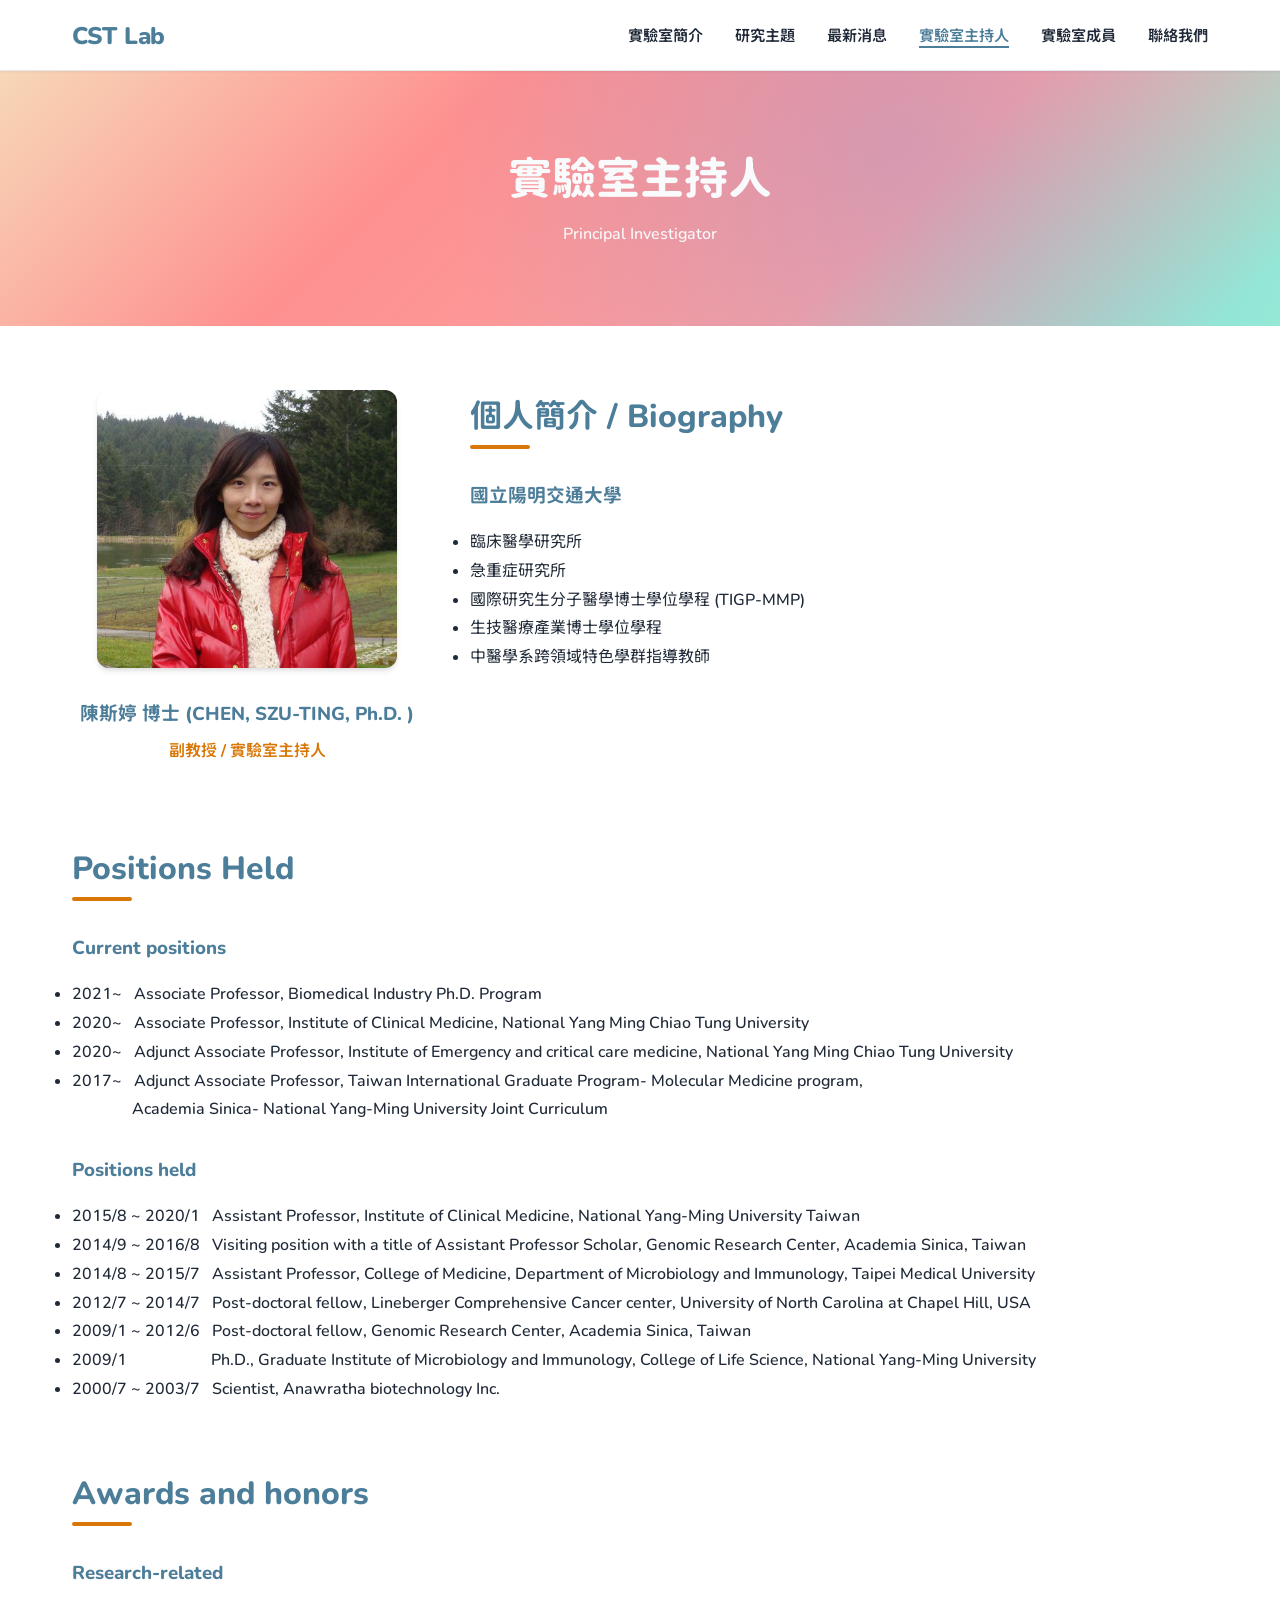
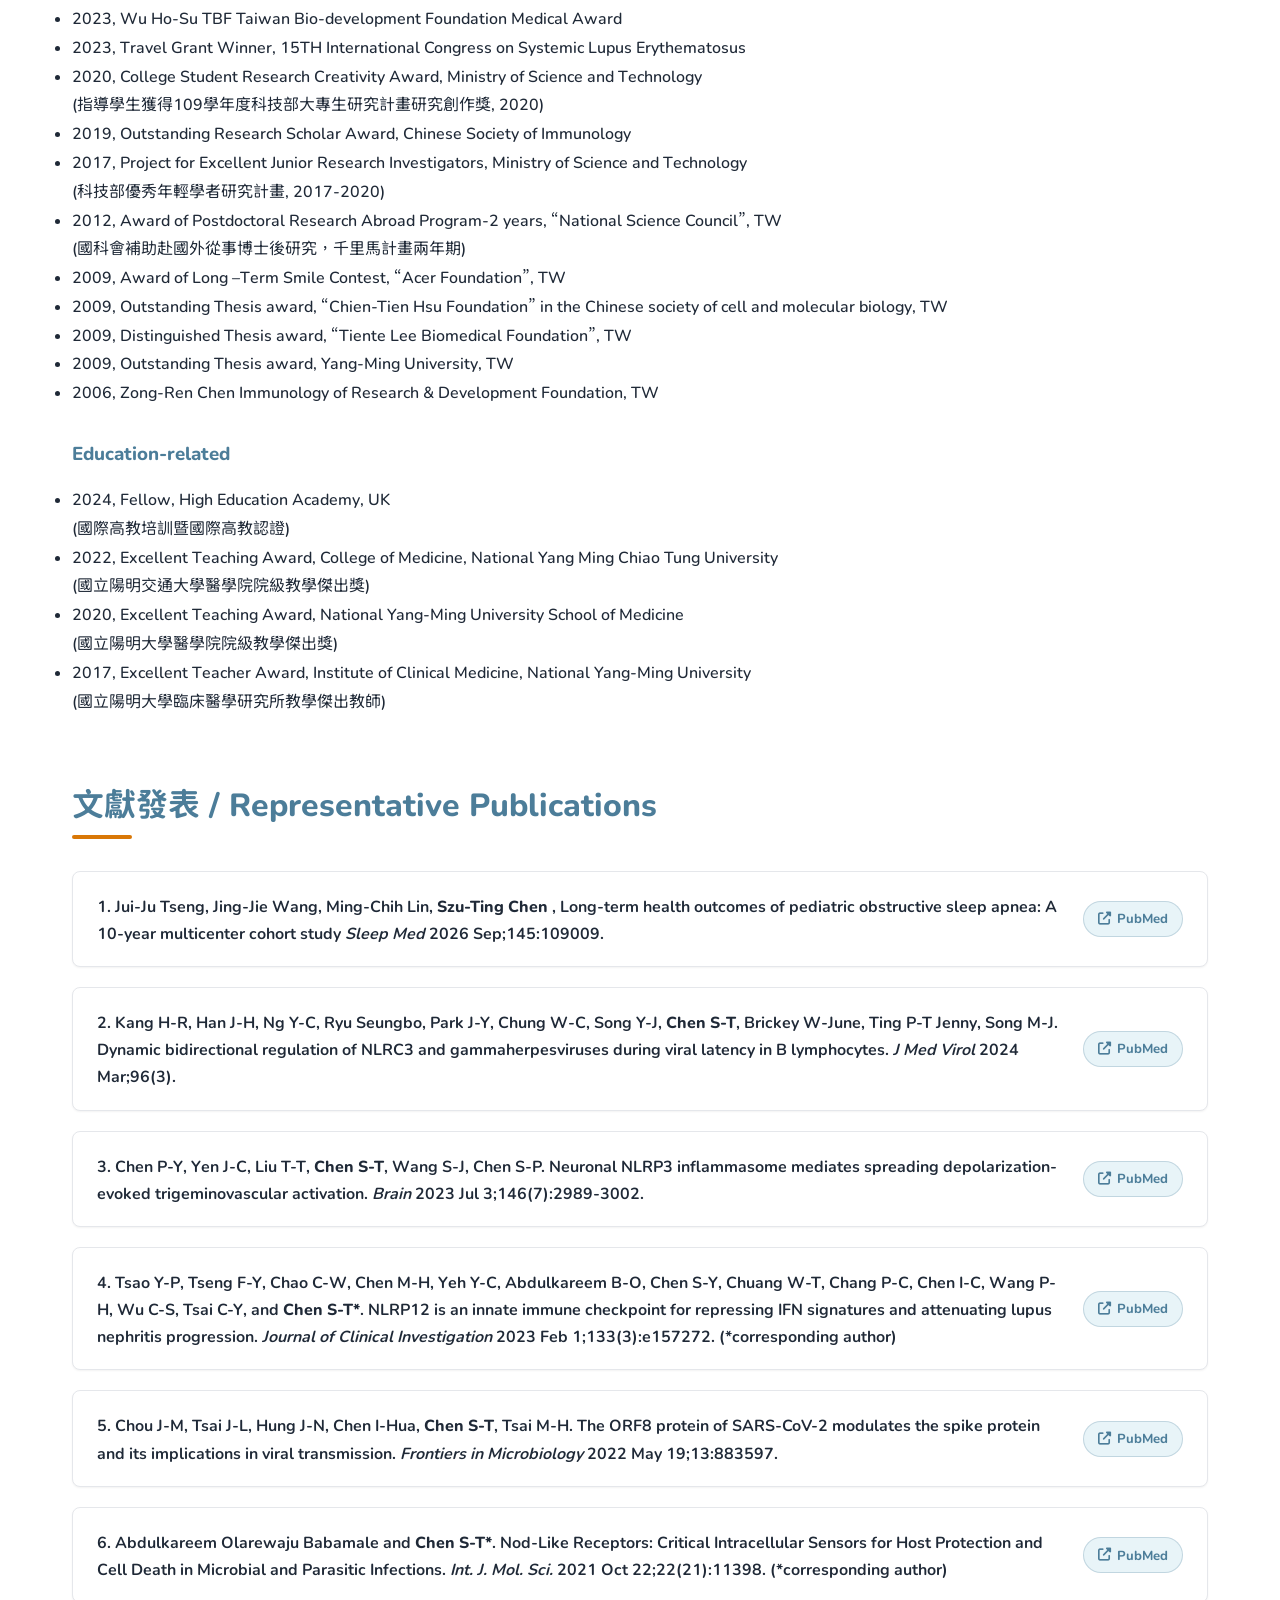
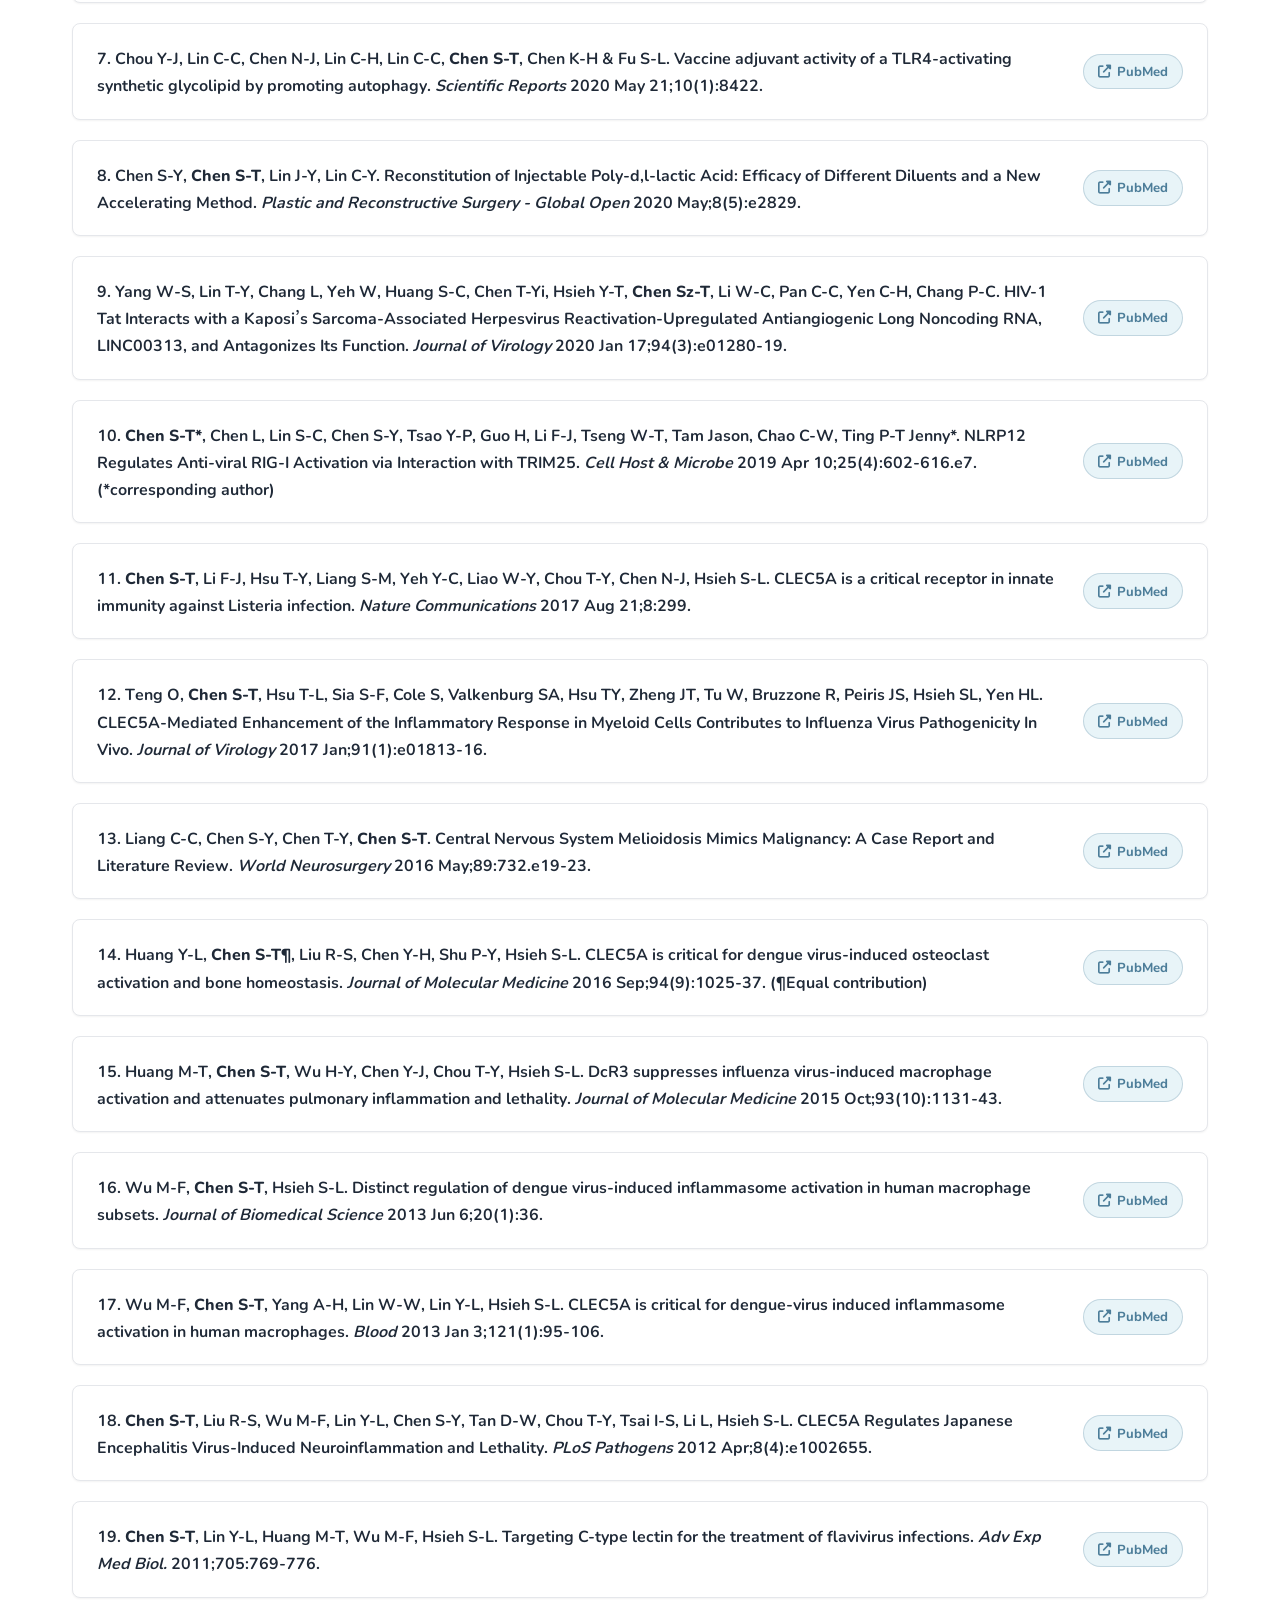
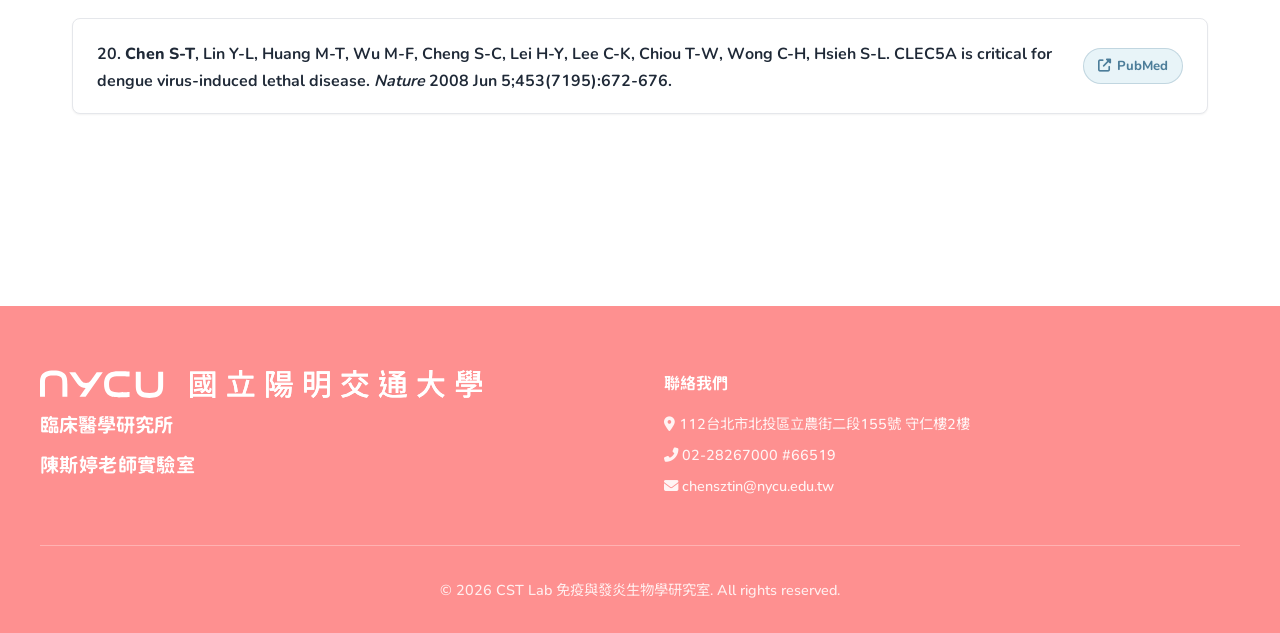
<file: pi.html>
<!DOCTYPE html>
<html lang="zh-TW">

<head>
    <meta charset="UTF-8">
    <meta name="viewport" content="width=device-width, initial-scale=1.0">
    <title>CST Lab - 實驗室主持人 | 免疫與發炎生物學研究室</title>
    <meta name="description" content="本實驗室主持人學經歷、研究計畫、歷年著作發表及學術榮譽。">
    <!-- Google Fonts -->
    <link rel="preconnect" href="https://fonts.googleapis.com">
    <link rel="preconnect" href="https://fonts.gstatic.com" crossorigin>
    <link href="https://fonts.googleapis.com/css2?family=Chiron+GoRound+TC:wght@200..900&display=swap" rel="stylesheet">
    <!-- FontAwesome for icons -->
    <link rel="stylesheet" href="https://cdnjs.cloudflare.com/ajax/libs/font-awesome/6.4.0/css/all.min.css">
    <!-- Stylesheet -->
    <link rel="stylesheet" href="css/style.css">
</head>

<body>

    <header>
        <div class="nav-container">
            <div class="logo">
                <a href="index.html">CST <span class="logo-accent">Lab</span></a>
            </div>
            <button class="hamburger" aria-label="選單">
                <i class="fas fa-bars"></i>
            </button>
            <ul class="nav-menu">
                <li class="nav-item"><a href="index.html">實驗室簡介</a></li>
                <li class="nav-item"><a href="research.html">研究主題</a></li>
                <li class="nav-item"><a href="news.html">最新消息</a></li>
                <li class="nav-item"><a href="pi.html">實驗室主持人</a></li>
                <li class="nav-item"><a href="members.html">實驗室成員</a></li>
                <li class="nav-item"><a href="contact.html">聯絡我們</a></li>
            </ul>
        </div>
    </header>

    <section class="banner">
        <div class="banner-content">
            <h1>實驗室主持人</h1>
            <p>Principal Investigator</p>
        </div>
    </section>

    <main class="container">
        <section class="pi-section" style="margin-bottom: 4rem;">
            <div class="pi-photo-container">
                <!-- Unsplash placeholder for PI photo -->
                <img src="images/Jessica.jpg" class="pi-photo" alt="Principal Investigator">
                <h3 style="color: var(--primary-color); margin-bottom: 0.5rem;">陳斯婷 博士 (CHEN, SZU-TING,​ Ph.D. )</h3>
                <p style="color: var(--accent-color); font-weight: 600; margin-bottom: 1rem;">副教授 / 實驗室主持人</p>
            </div>
            <div>
                <h2 class="section-title">個人簡介 / Biography</h2>
                <h3 style="color: var(--primary-color); margin-bottom: 1rem; margin-top: 2rem;">國立陽明交通大學</h3>
                <ul style="margin-bottom: 1.5rem; line-height: 1.8;">
                    <li>臨床醫學研究所</li>
                    <li>急重症研究所</li>
                    <li>國際研究生分子醫學博士學位學程 (TIGP-MMP)</li>
                    <li>生技醫療產業博士學位學程</li>
                    <li>中醫學系跨領域特色學群指導教師</li>
                </ul>
            </div>
        </section>

        <section style="margin-bottom: 4rem;">
            <h2 class="section-title">Positions Held</h2>
            <h3 style="color: var(--primary-color); margin-bottom: 1rem; margin-top: 2rem;">Current positions</h3>
            <ul style="margin-bottom: 1.5rem; line-height: 1.8;">
                <li>2021~ &nbsp;&nbsp;Associate Professor, Biomedical Industry Ph.D. Program</li>
                <li>2020~ &nbsp;&nbsp;Associate Professor, Institute of Clinical Medicine, National Yang Ming Chiao Tung
                    University</li>
                <li>2020~ &nbsp;&nbsp;Adjunct Associate Professor, Institute of Emergency and critical care medicine,
                    National Yang Ming Chiao Tung University</li>
                <li>2017~ &nbsp;&nbsp;Adjunct Associate Professor, Taiwan International Graduate Program- Molecular
                    Medicine program,<br>&emsp;&emsp;&emsp;&nbsp;&nbsp;&nbsp;Academia Sinica- National Yang-Ming
                    University Joint Curriculum</li>
            </ul>

            <h3 style="color: var(--primary-color); margin-bottom: 1rem; margin-top: 2rem;">Positions held</h3>
            <ul style="margin-bottom: 1.5rem; line-height: 1.8;">
                <li>2015/8 ~ 2020/1 &nbsp;&nbsp;Assistant Professor, Institute of Clinical Medicine, National Yang-Ming
                    University Taiwan</li>
                <li>2014/9 ~ 2016/8 &nbsp;&nbsp;Visiting position with a title of Assistant Professor Scholar, Genomic
                    Research Center, Academia Sinica, Taiwan</li>
                <li>2014/8 ~ 2015/7 &nbsp;&nbsp;Assistant Professor, College of Medicine, Department of Microbiology and
                    Immunology, Taipei Medical University</li>
                <li>2012/7 ~ 2014/7 &nbsp;&nbsp;Post-doctoral fellow, Lineberger Comprehensive Cancer center, University
                    of North Carolina at Chapel Hill, USA</li>
                <li>2009/1 ~ 2012/6 &nbsp;&nbsp;Post-doctoral fellow, Genomic Research Center, Academia Sinica, Taiwan
                </li>
                <li>2009/1&emsp;&emsp;&emsp;&emsp;&emsp;&nbsp;Ph.D., Graduate Institute of Microbiology and Immunology,
                    College of Life Science, National Yang-Ming University</li>
                <li>2000/7 ~ 2003/7 &nbsp;&nbsp;Scientist, Anawratha biotechnology Inc.</li>
            </ul>
        </section>

        <section style="margin-bottom: 4rem;">
            <h2 class="section-title">Awards and honors</h2>
            <h3 style="color: var(--primary-color); margin-bottom: 1rem; margin-top: 2rem;">Research-related</h3>
            <ul style="margin-bottom: 1.5rem; line-height: 1.8;">
                <li>2023, Wu Ho-Su TBF Taiwan Bio-development Foundation Medical Award</li>
                <li>2023, Travel Grant Winner, 15TH International Congress on Systemic Lupus Erythematosus</li>
                <li>2020, College Student Research Creativity Award, Ministry of Science and
                    Technology<br>(指導學生獲得109學年度科技部大專生研究計畫研究創作獎, 2020)</li>
                <li>2019, Outstanding Research Scholar Award, Chinese Society of Immunology</li>
                <li>2017, Project for Excellent Junior Research Investigators, Ministry of Science and
                    Technology<br>(科技部優秀年輕學者研究計畫, 2017-2020)</li>
                <li>2012, Award of Postdoctoral Research Abroad Program-2 years, “National Science Council”,
                    TW<br>(國科會補助赴國外從事博士後研究，千里馬計畫兩年期)</li>
                <li>2009, Award of Long –Term Smile Contest, “Acer Foundation”, TW</li>
                <li>2009, Outstanding Thesis award, “Chien-Tien Hsu Foundation” in the Chinese society of cell and
                    molecular biology, TW</li>
                <li>2009, Distinguished Thesis award, “Tiente Lee Biomedical Foundation”, TW</li>
                <li>2009, Outstanding Thesis award, Yang-Ming University, TW</li>
                <li>2006, Zong-Ren Chen Immunology of Research & Development Foundation, TW</li>
            </ul>

            <h3 style="color: var(--primary-color); margin-bottom: 1rem; margin-top: 2rem;">Education-related</h3>
            <ul style="margin-bottom: 1.5rem; line-height: 1.8;">
                <li>2024, Fellow, High Education Academy, UK<br>(國際高教培訓暨國際高教認證)</li>
                <li>2022, Excellent Teaching Award, College of Medicine, National Yang Ming Chiao Tung
                    University<br>(國立陽明交通大學醫學院院級教學傑出獎)</li>
                <li>2020, Excellent Teaching Award, National Yang-Ming University School of
                    Medicine<br>(國立陽明大學醫學院院級教學傑出獎)</li>
                <li>2017, Excellent Teacher Award, Institute of Clinical Medicine, National Yang-Ming
                    University<br>(國立陽明大學臨床醫學研究所教學傑出教師)</li>
            </ul>
        </section>

        <section style="margin-bottom: 4rem;">
            <h2 class="section-title">文獻發表 / Representative Publications</h2>
            <div style="display: flex; flex-direction: column; gap: 1.25rem;">
                <a href="https://pubmed.ncbi.nlm.nih.gov/42127725/" target="_blank" rel="noopener noreferrer"
                    class="publication-card">
                    <p class="pub-text">
                        1. Jui-Ju Tseng, Jing-Jie Wang, Ming-Chih Lin, <strong>Szu-Ting Chen</strong> , Long-term
                        health outcomes of pediatric obstructive sleep apnea: A 10-year multicenter cohort study
                        <em>Sleep Med</em> 2026
                        Sep;145:109009.
                    </p>
                    <span class="pub-badge"><i class="fas fa-external-link-alt"></i> PubMed</span>
                </a>

                <a href="https://pubmed.ncbi.nlm.nih.gov/38445794/" target="_blank" rel="noopener noreferrer"
                    class="publication-card">
                    <p class="pub-text">
                        2. Kang H-R, Han J-H, Ng Y-C, Ryu Seungbo, Park J-Y, Chung W-C, Song Y-J, <strong>Chen
                            S-T</strong>, Brickey W-June, Ting P-T Jenny, Song M-J. Dynamic bidirectional regulation of
                        NLRC3 and gammaherpesviruses during viral latency in B lymphocytes. <em>J Med Virol</em> 2024
                        Mar;96(3).
                    </p>
                    <span class="pub-badge"><i class="fas fa-external-link-alt"></i> PubMed</span>
                </a>

                <a href="https://pubmed.ncbi.nlm.nih.gov/36795624/" target="_blank" rel="noopener noreferrer"
                    class="publication-card">
                    <p class="pub-text">
                        3. Chen P-Y, Yen J-C, Liu T-T, <strong>Chen S-T</strong>, Wang S-J, Chen S-P. Neuronal NLRP3
                        inflammasome mediates spreading depolarization-evoked trigeminovascular activation.
                        <em>Brain</em> 2023 Jul 3;146(7):2989-3002.
                    </p>
                    <span class="pub-badge"><i class="fas fa-external-link-alt"></i> PubMed</span>
                </a>

                <a href="https://pubmed.ncbi.nlm.nih.gov/36719379/" target="_blank" rel="noopener noreferrer"
                    class="publication-card">
                    <p class="pub-text">
                        4. Tsao Y-P, Tseng F-Y, Chao C-W, Chen M-H, Yeh Y-C, Abdulkareem B-O, Chen S-Y, Chuang W-T,
                        Chang P-C, Chen I-C, Wang P-H, Wu C-S, Tsai C-Y, and <strong>Chen S-T*</strong>. NLRP12 is an
                        innate immune checkpoint for repressing IFN signatures and attenuating lupus nephritis
                        progression. <em>Journal of Clinical Investigation</em> 2023 Feb 1;133(3):e157272.
                        (*corresponding author)
                    </p>
                    <span class="pub-badge"><i class="fas fa-external-link-alt"></i> PubMed</span>
                </a>

                <a href="https://pubmed.ncbi.nlm.nih.gov/35663899/" target="_blank" rel="noopener noreferrer"
                    class="publication-card">
                    <p class="pub-text">
                        5. Chou J-M, Tsai J-L, Hung J-N, Chen I-Hua, <strong>Chen S-T</strong>, Tsai M-H. The ORF8
                        protein of SARS-CoV-2 modulates the spike protein and its implications in viral transmission.
                        <em>Frontiers in Microbiology</em> 2022 May 19;13:883597.
                    </p>
                    <span class="pub-badge"><i class="fas fa-external-link-alt"></i> PubMed</span>
                </a>

                <a href="https://pubmed.ncbi.nlm.nih.gov/34768828/" target="_blank" rel="noopener noreferrer"
                    class="publication-card">
                    <p class="pub-text">
                        6. Abdulkareem Olarewaju Babamale and <strong>Chen S-T*</strong>. Nod-Like Receptors: Critical
                        Intracellular Sensors for Host Protection and Cell Death in Microbial and Parasitic Infections.
                        <em>Int. J. Mol. Sci.</em> 2021 Oct 22;22(21):11398. (*corresponding author)
                    </p>
                    <span class="pub-badge"><i class="fas fa-external-link-alt"></i> PubMed</span>
                </a>

                <a href="https://pubmed.ncbi.nlm.nih.gov/32439945/" target="_blank" rel="noopener noreferrer"
                    class="publication-card">
                    <p class="pub-text">
                        7. Chou Y-J, Lin C-C, Chen N-J, Lin C-H, Lin C-C, <strong>Chen S-T</strong>, Chen K-H & Fu S-L.
                        Vaccine adjuvant activity of a TLR4-activating synthetic glycolipid by promoting autophagy.
                        <em>Scientific Reports</em> 2020 May 21;10(1):8422.
                    </p>
                    <span class="pub-badge"><i class="fas fa-external-link-alt"></i> PubMed</span>
                </a>

                <a href="https://pubmed.ncbi.nlm.nih.gov/33154871/" target="_blank" rel="noopener noreferrer"
                    class="publication-card">
                    <p class="pub-text">
                        8. Chen S-Y, <strong>Chen S-T</strong>, Lin J-Y, Lin C-Y. Reconstitution of Injectable
                        Poly-d,l-lactic Acid: Efficacy of Different Diluents and a New Accelerating Method. <em>Plastic
                            and Reconstructive Surgery - Global Open</em> 2020 May;8(5):e2829.
                    </p>
                    <span class="pub-badge"><i class="fas fa-external-link-alt"></i> PubMed</span>
                </a>

                <a href="https://pubmed.ncbi.nlm.nih.gov/31723026/" target="_blank" rel="noopener noreferrer"
                    class="publication-card">
                    <p class="pub-text">
                        9. Yang W-S, Lin T-Y, Chang L, Yeh W, Huang S-C, Chen T-Yi, Hsieh Y-T, <strong>Chen
                            Sz-T</strong>, Li W-C, Pan C-C, Yen C-H, Chang P-C. HIV-1 Tat Interacts with a Kaposi’s
                        Sarcoma-Associated Herpesvirus Reactivation-Upregulated Antiangiogenic Long Noncoding RNA,
                        LINC00313, and Antagonizes Its Function. <em>Journal of Virology</em> 2020 Jan
                        17;94(3):e01280-19.
                    </p>
                    <span class="pub-badge"><i class="fas fa-external-link-alt"></i> PubMed</span>
                </a>

                <a href="https://pubmed.ncbi.nlm.nih.gov/30902577/" target="_blank" rel="noopener noreferrer"
                    class="publication-card">
                    <p class="pub-text">
                        10. <strong>Chen S-T*</strong>, Chen L, Lin S-C, Chen S-Y, Tsao Y-P, Guo H, Li F-J, Tseng W-T,
                        Tam Jason, Chao C-W, Ting P-T Jenny*. NLRP12 Regulates Anti-viral RIG-I Activation via
                        Interaction with TRIM25. <em>Cell Host & Microbe</em> 2019 Apr 10;25(4):602-616.e7.
                        (*corresponding author)
                    </p>
                    <span class="pub-badge"><i class="fas fa-external-link-alt"></i> PubMed</span>
                </a>

                <a href="https://pubmed.ncbi.nlm.nih.gov/28824166/" target="_blank" rel="noopener noreferrer"
                    class="publication-card">
                    <p class="pub-text">
                        11. <strong>Chen S-T</strong>, Li F-J, Hsu T-Y, Liang S-M, Yeh Y-C, Liao W-Y, Chou T-Y, Chen
                        N-J, Hsieh S-L. CLEC5A is a critical receptor in innate immunity against Listeria infection.
                        <em>Nature Communications</em> 2017 Aug 21;8:299.
                    </p>
                    <span class="pub-badge"><i class="fas fa-external-link-alt"></i> PubMed</span>
                </a>

                <a href="https://pubmed.ncbi.nlm.nih.gov/27795434/" target="_blank" rel="noopener noreferrer"
                    class="publication-card">
                    <p class="pub-text">
                        12. Teng O, <strong>Chen S-T</strong>, Hsu T-L, Sia S-F, Cole S, Valkenburg SA, Hsu TY, Zheng
                        JT, Tu W, Bruzzone R, Peiris JS, Hsieh SL, Yen HL. CLEC5A-Mediated Enhancement of the
                        Inflammatory Response in Myeloid Cells Contributes to Influenza Virus Pathogenicity In Vivo.
                        <em>Journal of Virology</em> 2017 Jan;91(1):e01813-16.
                    </p>
                    <span class="pub-badge"><i class="fas fa-external-link-alt"></i> PubMed</span>
                </a>

                <a href="https://pubmed.ncbi.nlm.nih.gov/26882971/" target="_blank" rel="noopener noreferrer"
                    class="publication-card">
                    <p class="pub-text">
                        13. Liang C-C, Chen S-Y, Chen T-Y, <strong>Chen S-T</strong>. Central Nervous System Melioidosis
                        Mimics Malignancy: A Case Report and Literature Review. <em>World Neurosurgery</em> 2016
                        May;89:732.e19-23.
                    </p>
                    <span class="pub-badge"><i class="fas fa-external-link-alt"></i> PubMed</span>
                </a>

                <a href="https://pubmed.ncbi.nlm.nih.gov/27033255/" target="_blank" rel="noopener noreferrer"
                    class="publication-card">
                    <p class="pub-text">
                        14. Huang Y-L, <strong>Chen S-T¶</strong>, Liu R-S, Chen Y-H, Shu P-Y, Hsieh S-L. CLEC5A is
                        critical for dengue virus-induced osteoclast activation and bone homeostasis. <em>Journal of
                            Molecular Medicine</em> 2016 Sep;94(9):1025-37. (¶Equal contribution)
                    </p>
                    <span class="pub-badge"><i class="fas fa-external-link-alt"></i> PubMed</span>
                </a>

                <a href="https://pubmed.ncbi.nlm.nih.gov/25940317/" target="_blank" rel="noopener noreferrer"
                    class="publication-card">
                    <p class="pub-text">
                        15. Huang M-T, <strong>Chen S-T</strong>, Wu H-Y, Chen Y-J, Chou T-Y, Hsieh S-L. DcR3 suppresses
                        influenza virus-induced macrophage activation and attenuates pulmonary inflammation and
                        lethality. <em>Journal of Molecular Medicine</em> 2015 Oct;93(10):1131-43.
                    </p>
                    <span class="pub-badge"><i class="fas fa-external-link-alt"></i> PubMed</span>
                </a>

                <a href="https://pubmed.ncbi.nlm.nih.gov/23742038/" target="_blank" rel="noopener noreferrer"
                    class="publication-card">
                    <p class="pub-text">
                        16. Wu M-F, <strong>Chen S-T</strong>, Hsieh S-L. Distinct regulation of dengue virus-induced
                        inflammasome activation in human macrophage subsets. <em>Journal of Biomedical Science</em> 2013
                        Jun 6;20(1):36.
                    </p>
                    <span class="pub-badge"><i class="fas fa-external-link-alt"></i> PubMed</span>
                </a>

                <a href="https://pubmed.ncbi.nlm.nih.gov/23152543/" target="_blank" rel="noopener noreferrer"
                    class="publication-card">
                    <p class="pub-text">
                        17. Wu M-F, <strong>Chen S-T</strong>, Yang A-H, Lin W-W, Lin Y-L, Hsieh S-L. CLEC5A is critical
                        for dengue-virus induced inflammasome activation in human macrophages. <em>Blood</em> 2013 Jan
                        3;121(1):95-106.
                    </p>
                    <span class="pub-badge"><i class="fas fa-external-link-alt"></i> PubMed</span>
                </a>

                <a href="https://pubmed.ncbi.nlm.nih.gov/22536153/" target="_blank" rel="noopener noreferrer"
                    class="publication-card">
                    <p class="pub-text">
                        18. <strong>Chen S-T</strong>, Liu R-S, Wu M-F, Lin Y-L, Chen S-Y, Tan D-W, Chou T-Y, Tsai I-S,
                        Li L, Hsieh S-L. CLEC5A Regulates Japanese Encephalitis Virus-Induced Neuroinflammation and
                        Lethality. <em>PLoS Pathogens</em> 2012 Apr;8(4):e1002655.
                    </p>
                    <span class="pub-badge"><i class="fas fa-external-link-alt"></i> PubMed</span>
                </a>

                <a href="https://pubmed.ncbi.nlm.nih.gov/21618140/" target="_blank" rel="noopener noreferrer"
                    class="publication-card">
                    <p class="pub-text">
                        19. <strong>Chen S-T</strong>, Lin Y-L, Huang M-T, Wu M-F, Hsieh S-L. Targeting C-type lectin
                        for the treatment of flavivirus infections. <em>Adv Exp Med Biol.</em> 2011;705:769-776.
                    </p>
                    <span class="pub-badge"><i class="fas fa-external-link-alt"></i> PubMed</span>
                </a>

                <a href="https://pubmed.ncbi.nlm.nih.gov/18496526/" target="_blank" rel="noopener noreferrer"
                    class="publication-card">
                    <p class="pub-text">
                        20. <strong>Chen S-T</strong>, Lin Y-L, Huang M-T, Wu M-F, Cheng S-C, Lei H-Y, Lee C-K, Chiou
                        T-W, Wong C-H, Hsieh S-L. CLEC5A is critical for dengue virus-induced lethal disease.
                        <em>Nature</em> 2008 Jun 5;453(7195):672-676.
                    </p>
                    <span class="pub-badge"><i class="fas fa-external-link-alt"></i> PubMed</span>
                </a>
            </div>
        </section>
    </main>

    <footer>
        <div class="footer-grid">
            <div class="footer-brand">
                <a href="https://www.nycu.edu.tw/nycu/ch/index" target="_blank" rel="noopener noreferrer">
                    <img src="images/viewtopimage.svg" alt="國立陽明交通大學" class="footer-nycu-logo">
                </a>
                <a href="https://icm.nycu.edu.tw/" target="_blank" rel="noopener noreferrer"
                    class="footer-institute-link">臨床醫學研究所</a>
                <div class="footer-lab-title">陳斯婷老師實驗室</div>
            </div>
            <div>
                <h4 style="margin-bottom: 1rem; font-family: var(--font-heading);">聯絡我們</h4>
                <p style="font-size: 0.9rem; color: rgba(255, 255, 255, 0.9); margin-bottom: 0.5rem;"><i
                        class="fas fa-map-marker-alt"></i> 112台北市北投區立農街二段155號 守仁樓2樓</p>
                <p style="font-size: 0.9rem; color: rgba(255, 255, 255, 0.9); margin-bottom: 0.5rem;"><i
                        class="fas fa-phone-alt"></i> 02-28267000 #66519</p>
                <p style="font-size: 0.9rem; color: rgba(255, 255, 255, 0.9);"><i class="fas fa-envelope"></i>
                    chensztin@nycu.edu.tw</p>
            </div>
        </div>
        <div class="footer-bottom">
            <p>&copy; 2026 CST Lab 免疫與發炎生物學研究室. All rights reserved.</p>
        </div>
    </footer>

    <!-- Script -->
    <script src="js/main.js"></script>
</body>

</html>
</file>
<file: css/style.css>
/* Reset and base styles */
:root {
    --primary-color: #4c7d99;
    /* Deep blue */
    --primary-light: #3b82f6;
    --accent-color: #d97706;
    /* Amber gold */
    --accent-light: #f59e0b;
    --text-dark: #1f2937;
    --text-light: #f9fafb;
    --text-muted: #6b7280;
    --bg-light: #f3f4f6;
    --bg-white: #ffffff;
    --bg-dark: #111827;
    --border-color: #e5e7eb;
    --radius-sm: 4px;
    --radius-md: 8px;
    --radius-lg: 12px;
    --shadow-sm: 0 1px 2px 0 rgba(0, 0, 0, 0.05);
    --shadow-md: 0 4px 6px -1px rgba(0, 0, 0, 0.1), 0 2px 4px -1px rgba(0, 0, 0, 0.06);
    --shadow-lg: 0 10px 15px -3px rgba(0, 0, 0, 0.1), 0 4px 6px -2px rgba(0, 0, 0, 0.05);
    --transition: all 0.3s ease;
    --font-sans: 'Chiron GoRound TC', sans-serif;
    --font-heading: 'Chiron GoRound TC', sans-serif;
}

* {
    box-sizing: border-box;
    margin: 0;
    padding: 0;
}

html {
    scroll-behavior: smooth;
}

body {
    font-family: var(--font-sans);
    color: var(--text-dark);
    background-color: var(--bg-white);
    line-height: 1.6;
    overflow-x: hidden;
}

/* Header & Navigation */
header {
    background-color: rgba(255, 255, 255, 0.95);
    backdrop-filter: blur(8px);
    border-bottom: 1px solid var(--border-color);
    position: sticky;
    top: 0;
    z-index: 100;
    box-shadow: var(--shadow-sm);
}

.nav-container {
    max-width: 1200px;
    margin: 0 auto;
    display: flex;
    justify-content: space-between;
    align-items: center;
    padding: 1rem 2rem;
}

.logo a {
    font-family: var(--font-heading);
    font-weight: 800;
    font-size: 1.5rem;
    color: var(--primary-color);
    text-decoration: none;
    letter-spacing: -0.025em;
    display: flex;
    align-items: center;
    gap: 0.5rem;
}



.nav-menu {
    display: flex;
    list-style: none;
    gap: 2rem;
}

.nav-item a {
    font-family: var(--font-heading);
    font-weight: 600;
    font-size: 0.95rem;
    color: var(--text-dark);
    text-decoration: none;
    transition: var(--transition);
    position: relative;
    padding: 0.25rem 0;
}

.nav-item a::after {
    content: '';
    position: absolute;
    bottom: 0;
    left: 0;
    width: 0;
    height: 2px;
    background-color: var(--primary-color);
    transition: var(--transition);
}

.nav-item a:hover {
    color: var(--primary-color);
}

.nav-item a:hover::after,
.nav-item.active a::after {
    width: 100%;
}

.nav-item.active a {
    color: var(--primary-color);
}

/* Hamburger Menu */
.hamburger {
    display: none;
    cursor: pointer;
    background: none;
    border: none;
    font-size: 1.5rem;
    color: var(--text-dark);
}

/* Banner Section */
.banner {
    background: linear-gradient(135deg, rgba(247, 215, 183, 1) 0%, rgba(254, 144, 144, 1) 33%, rgba(254, 144, 144, 1) 33%, rgba(252, 161, 161, 1) 68%, rgba(150, 234, 213, 1) 96%);
    color: var(--text-light);
    padding: 5rem 2rem;
    text-align: center;
    position: relative;
    overflow: hidden;
}

.banner::before {
    content: '';
    position: absolute;
    top: 0;
    left: 0;
    right: 0;
    bottom: 0;
    background: radial-gradient(circle at 70% 30%, rgba(59, 130, 246, 0.2) 0%, transparent 50%);
    pointer-events: none;
}

.banner-content {
    max-width: 800px;
    margin: 0 auto;
    position: relative;
    z-index: 1;
}

.banner h1 {
    font-family: var(--font-heading);
    font-size: 2.75rem;
    font-weight: 800;
    margin-bottom: 1rem;
    line-height: 1.2;
}

.banner h2 {
    font-size: 2.2rem;
    color: rgba(243, 244, 246, 0.85);
    font-weight: 300;
}

/* Home Banner Custom Styles */
.home-banner .banner-content {
    max-width: 1000px;
    display: flex;
    align-items: center;
    justify-content: center;
    gap: 3.5rem;
    text-align: left;
}

.home-banner .banner-logo-container {
    flex-shrink: 0;
    width: 220px;
    height: 220px;
    border-radius: 0%;
    border: 0px dashed rgba(255, 255, 255, 0.35);
    display: flex;
    align-items: center;
    justify-content: center;
    overflow: hidden;
    position: relative;
}

.home-banner .banner-logo {
    width: 100%;
    height: 100%;
    object-fit: contain;
    display: block;
}

.home-banner .banner-logo-container.empty::after {
    content: '圖片空間';
    color: rgba(255, 255, 255, 0.65);
    font-size: 0.95rem;
    font-weight: 500;
    letter-spacing: 0.05em;
}

@media (max-width: 768px) {
    .home-banner .banner-content {
        flex-direction: column;
        text-align: center;
        gap: 2rem;
    }

    .home-banner .banner-logo-container {
        width: 160px;
        height: 160px;
    }
}

/* Main Content Area */
.container {
    max-width: 1200px;
    margin: 0 auto;
    padding: 4rem 2rem;
}

.section-title {
    font-family: var(--font-heading);
    font-size: 2rem;
    color: var(--primary-color);
    margin-bottom: 2rem;
    position: relative;
    padding-bottom: 0.5rem;
}

.section-title::after {
    content: '';
    position: absolute;
    bottom: 0;
    left: 0;
    width: 60px;
    height: 4px;
    background-color: var(--accent-color);
    border-radius: var(--radius-sm);
}

/* Cards & Grids */
.grid-2 {
    display: grid;
    grid-template-columns: repeat(2, 1fr);
    gap: 3rem;
}

.grid-3 {
    display: grid;
    grid-template-columns: repeat(3, 1fr);
    gap: 2rem;
}

/* About Section */
.about-grid {
    display: grid;
    grid-template-columns: 1fr 1fr;
    gap: 3rem;
    align-items: center;
}

.about-image-container {
    width: 100%;
    display: flex;
    justify-content: center;
    align-items: center;
}

.about-image {
    width: 100%;
    height: auto;
    border-radius: var(--radius-lg);

    object-fit: cover;
}

.about-text {
    line-height: 1.8;
    text-align: justify;
}

.card {
    background-color: var(--bg-white);
    border: 1px solid var(--border-color);
    border-radius: var(--radius-lg);
    padding: 2rem;
    box-shadow: var(--shadow-sm);
    transition: var(--transition);
}

.card:hover {
    transform: translateY(-5px);
    box-shadow: var(--shadow-lg);
    border-color: var(--primary-light);
}

/* Buttons */
.btn {
    display: inline-block;
    padding: 0.75rem 1.5rem;
    background-color: var(--primary-color);
    color: var(--text-light);
    font-family: var(--font-heading);
    font-weight: 600;
    text-decoration: none;
    border-radius: var(--radius-md);
    transition: var(--transition);
    border: none;
    cursor: pointer;
}

.btn:hover {
    background-color: var(--primary-light);
}

.btn-secondary {
    background-color: transparent;
    color: var(--primary-color);
    border: 2px solid var(--primary-color);
}

.btn-secondary:hover {
    background-color: var(--primary-color);
    color: var(--text-light);
}

/* =======================================
   Research Topics Horizontal Circle Nav
   ======================================= */
.topic-nav-container {
    background: linear-gradient(135deg, rgba(255, 255, 255, 0.98), rgba(243, 248, 252, 0.85));
    border: 1px solid var(--border-color);
    border-radius: var(--radius-lg);
    padding: 2.25rem 2rem;
    margin: 2.5rem 0 4rem;
    box-shadow: var(--shadow-md);
    position: relative;
    backdrop-filter: blur(10px);
}

.topic-nav-header {
    text-align: center;
    margin-bottom: 2.25rem;
}

.topic-nav-badge {
    display: inline-flex;
    align-items: center;
    gap: 0.5rem;
    background: rgba(76, 125, 153, 0.12);
    color: var(--primary-color);
    padding: 0.4rem 1.25rem;
    border-radius: 50px;
    font-size: 0.95rem;
    font-weight: 700;
    margin-bottom: 0.5rem;
    letter-spacing: 0.03em;
}

.topic-nav-hint {
    font-size: 0.92rem;
    color: var(--text-muted);
}

.topic-circle-nav {
    display: flex;
    justify-content: space-between;
    align-items: flex-start;
    gap: 1.25rem;
    position: relative;
    padding: 0.5rem 0;
}

/* Connecting decorative track behind circles */
.topic-circle-nav::before {
    content: '';
    position: absolute;
    top: 42px;
    left: 8%;
    right: 8%;
    height: 3px;
    background: linear-gradient(90deg,
            rgba(76, 125, 153, 0.25) 0%,
            rgba(217, 119, 6, 0.4) 50%,
            rgba(76, 125, 153, 0.25) 100%);
    z-index: 1;
}

.topic-circle-item {
    display: flex;
    flex-direction: column;
    align-items: center;
    text-align: center;
    text-decoration: none;
    flex: 1;
    max-width: 190px;
    position: relative;
    z-index: 2;
    transition: all 0.3s cubic-bezier(0.4, 0, 0.2, 1);
    cursor: pointer;
    padding: 0.5rem;
    border-radius: var(--radius-md);
}

.topic-circle-item:hover {
    transform: translateY(-5px);
}

.topic-circle-icon-wrapper {
    position: relative;
    margin-bottom: 0.9rem;
}

.topic-circle-icon {
    width: 76px;
    height: 76px;
    border-radius: 50%;
    background: var(--bg-white);
    border: 3px solid var(--border-color);
    box-shadow: 0 4px 12px rgba(0, 0, 0, 0.06);
    display: flex;
    align-items: center;
    justify-content: center;
    font-size: 1.85rem;
    color: var(--primary-color);
    transition: all 0.35s cubic-bezier(0.4, 0, 0.2, 1);
}

.topic-circle-item:hover .topic-circle-icon {
    border-color: var(--primary-color);
    background: linear-gradient(135deg, #f0f7fa, #ffffff);
    color: var(--primary-color);
    box-shadow: 0 8px 20px rgba(76, 125, 153, 0.2);
    transform: scale(1.06);
}

.topic-index-badge {
    position: absolute;
    top: -2px;
    right: -2px;
    width: 26px;
    height: 26px;
    border-radius: 50%;
    background: var(--accent-color);
    color: #ffffff;
    font-size: 0.75rem;
    font-weight: 700;
    display: flex;
    align-items: center;
    justify-content: center;
    box-shadow: 0 2px 6px rgba(0, 0, 0, 0.18);
    transition: var(--transition);
}

.topic-circle-item:hover .topic-index-badge {
    background: var(--primary-color);
    transform: scale(1.1);
}

.topic-circle-title {
    font-family: var(--font-heading);
    font-weight: 700;
    font-size: 0.95rem;
    line-height: 1.45;
    color: var(--text-dark);
    transition: var(--transition);
}

.topic-circle-item:hover .topic-circle-title {
    color: var(--primary-color);
}

.topic-circle-sub {
    font-size: 0.78rem;
    color: var(--text-muted);
    margin-top: 0.3rem;
    font-weight: 500;
    line-height: 1.3;
}

/* =======================================
   Detailed Research Topic Article Sections
   ======================================= */
.research-topic-list {
    display: flex;
    flex-direction: column;
    gap: 3.5rem;
    margin-top: 2rem;
}

.research-topic-card {
    background-color: var(--bg-white);
    border: 1px solid var(--border-color);
    border-radius: var(--radius-lg);
    padding: 2.5rem;
    box-shadow: var(--shadow-sm);
    scroll-margin-top: 100px;
    position: relative;
    transition: var(--transition);
    overflow: hidden;
}

.research-topic-card::before {
    content: '';
    position: absolute;
    top: 0;
    left: 0;
    width: 6px;
    height: 100%;
    background: linear-gradient(180deg, var(--primary-color), var(--primary-light));
    border-radius: var(--radius-sm) 0 0 var(--radius-sm);
}

.research-topic-card:hover {
    box-shadow: var(--shadow-lg);
    border-color: rgba(76, 125, 153, 0.3);
}

.topic-card-header {
    display: flex;
    align-items: flex-start;
    justify-content: space-between;
    gap: 1.5rem;
    margin-bottom: 1.5rem;
    border-bottom: 1px solid var(--border-color);
    padding-bottom: 1.25rem;
}

.topic-card-title-group {
    display: flex;
    align-items: flex-start;
    gap: 1.25rem;
}

.topic-card-icon-badge {
    flex-shrink: 0;
    width: 52px;
    height: 52px;
    border-radius: 14px;
    background: rgba(76, 125, 153, 0.12);
    color: var(--primary-color);
    display: flex;
    align-items: center;
    justify-content: center;
    font-size: 1.5rem;
    font-weight: 800;
}

.topic-card-heading h3 {
    font-family: var(--font-heading);
    font-size: 1.45rem;
    color: var(--primary-color);
    margin-bottom: 0.35rem;
    line-height: 1.35;
}

.topic-card-heading .topic-en-title {
    font-size: 0.95rem;
    color: var(--text-muted);
    font-weight: 500;
}

.back-to-nav-btn {
    flex-shrink: 0;
    display: inline-flex;
    align-items: center;
    gap: 0.45rem;
    font-size: 0.85rem;
    font-weight: 600;
    color: var(--text-muted);
    background: var(--bg-light);
    border: 1px solid var(--border-color);
    padding: 0.45rem 0.9rem;
    border-radius: 20px;
    text-decoration: none;
    transition: var(--transition);
}

.back-to-nav-btn:hover {
    color: var(--primary-color);
    background: #eaf1f6;
    border-color: var(--primary-light);
    transform: translateY(-2px);
}

.topic-tags {
    display: flex;
    flex-wrap: wrap;
    gap: 0.6rem;
    margin-bottom: 1.5rem;
}

.topic-tag {
    font-size: 0.82rem;
    padding: 0.25rem 0.85rem;
    border-radius: 20px;
    background: rgba(217, 119, 6, 0.1);
    color: var(--accent-color);
    font-weight: 600;
}

.topic-tag.tag-primary {
    background: rgba(76, 125, 153, 0.1);
    color: var(--primary-color);
}

.topic-content-grid {
    display: grid;
    grid-template-columns: 3fr 2fr;
    gap: 2.25rem;
    align-items: start;
}

/* =======================================
   Publication Link Card Styling
   ======================================= */
.publication-card {
    display: flex;
    justify-content: space-between;
    align-items: center;
    gap: 1.5rem;
    padding: 1.25rem 1.5rem;
    text-decoration: none;
    color: var(--text-dark);
    background: var(--bg-white);
    border: 1px solid var(--border-color);
    border-radius: var(--radius-md);
    box-shadow: var(--shadow-sm);
    transition: all 0.3s ease;
    cursor: pointer;
}

.publication-card:hover {
    border-color: var(--primary-color);
    box-shadow: var(--shadow-md);
    transform: translateY(-3px);
    background-color: #fafcfe;
}

.publication-card .pub-text {
    font-weight: 500;
    line-height: 1.7;
    margin: 0;
    color: var(--text-dark);
    flex: 1;
}

.publication-card .pub-badge {
    display: inline-flex;
    align-items: center;
    gap: 0.4rem;
    padding: 0.4rem 0.85rem;
    background: #e8f4f8;
    color: var(--primary-color);
    border-radius: 20px;
    font-size: 0.82rem;
    font-weight: 600;
    white-space: nowrap;
    border: 1px solid rgba(76, 125, 153, 0.25);
    transition: var(--transition);
}

.publication-card:hover .pub-badge {
    background: var(--primary-color);
    color: #ffffff;
    border-color: var(--primary-color);
}

.topic-text {
    font-size: 1rem;
    line-height: 1.85;
    color: var(--text-dark);
}

.topic-text p {
    margin-bottom: 1.25rem;
    text-align: justify;
}

/* =======================================
   Research Topic Image Container & Placeholder
   ======================================= */
.topic-image-container {
    width: 100%;
    display: flex;
    flex-direction: column;
    gap: 1.25rem;
    align-items: center;
    justify-content: flex-start;
}

.topic-image {
    width: 100%;
    height: auto;
    max-width: 100%;
    display: block;
    object-fit: contain;
    border-radius: var(--radius-md);
    box-shadow: var(--shadow-sm);
    border: 1px solid var(--border-color);
    background: #ffffff;
    transition: var(--transition);
}

.topic-image:hover {
    box-shadow: var(--shadow-md);
    border-color: var(--primary-light);
    transform: translateY(-2px);
}

.topic-image-placeholder {
    width: 100%;
    min-height: 180px;
    background: linear-gradient(135deg, #f8fafc 0%, #f1f5f9 100%);
    border-radius: var(--radius-lg);
    border: 2px dashed #cbd5e1;
    display: flex;
    flex-direction: column;
    align-items: center;
    justify-content: center;
    gap: 0.6rem;
    padding: 2.5rem 1.5rem;
    color: var(--text-muted);
    text-align: center;
    transition: all 0.3s ease;
}

.topic-image-placeholder:hover {
    border-color: var(--primary-light);
    background: linear-gradient(135deg, #f0f7fa 0%, #e2e8f0 100%);
}

.topic-image-placeholder i {
    font-size: 2.8rem;
    color: var(--primary-light);
    opacity: 0.65;
    transition: transform 0.3s ease, opacity 0.3s ease, color 0.3s ease;
}

.topic-image-placeholder:hover i {
    transform: translateY(-4px) scale(1.08);
    opacity: 0.95;
    color: var(--primary-color);
}

.topic-image-placeholder span {
    font-family: var(--font-heading);
    font-weight: 700;
    font-size: 1.05rem;
    color: var(--primary-color);
    letter-spacing: 0.02em;
}

.topic-image-placeholder small {
    font-size: 0.85rem;
    color: var(--text-muted);
    background: rgba(255, 255, 255, 0.8);
    padding: 0.25rem 0.75rem;
    border-radius: 20px;
    border: 1px solid var(--border-color);
}

/* Blog styles */
.blog-layout {
    display: grid;
    grid-template-columns: 1fr 300px;
    gap: 3rem;
}

.blog-post-card {
    background: var(--bg-white);
    border: 1px solid var(--border-color);
    border-radius: var(--radius-lg);
    overflow: hidden;
    margin-bottom: 2.5rem;
    box-shadow: var(--shadow-sm);
    transition: var(--transition);
}

.blog-post-card:hover {
    box-shadow: var(--shadow-md);
}

.blog-post-image-container {
    width: 100%;
    background-color: var(--bg-light);
    display: flex;
    justify-content: center;
    align-items: center;
    border-bottom: 1px solid var(--border-color);
    overflow: hidden;
    padding: 1.5rem 1rem;
}

.blog-post-image {
    max-width: 100%;
    max-height: 480px;
    width: auto;
    height: auto;
    object-fit: contain;
    border-radius: var(--radius-sm);
    box-shadow: 0 4px 14px rgba(0, 0, 0, 0.08);
    display: block;
}

.blog-post-content {
    padding: 2rem;
}

.blog-post-meta {
    font-size: 0.85rem;
    color: var(--text-muted);
    margin-bottom: 0.75rem;
    display: flex;
    gap: 1rem;
}

.blog-post-title {
    font-family: var(--font-heading);
    font-size: 1.5rem;
    margin-bottom: 1rem;
    color: var(--primary-color);
}

.blog-post-excerpt {
    font-size: 1.05rem;
    line-height: 1.85;
    color: var(--text-dark);
    margin-bottom: 1.25rem;
    white-space: pre-wrap;
}

.blog-post-full {
    max-height: 0;
    overflow: hidden;
    transition: max-height 0.4s ease, opacity 0.4s ease, margin 0.4s ease;
    opacity: 0;
    margin-bottom: 0;
}

.blog-post-full.expanded {
    max-height: 10000px;
    opacity: 1;
    margin-top: 0;
    margin-bottom: 1.25rem;
}

.blog-post-full-content {
    font-size: 1.05rem;
    line-height: 1.85;
    color: var(--text-dark);
    padding-top: 0;
    border-top: none;
    white-space: pre-wrap;
}

.blog-post-full-content strong,
.blog-post-excerpt strong {
    color: var(--primary-color);
    font-weight: 700;
}

.read-more-btn {
    display: inline-flex;
    align-items: center;
    gap: 0.5rem;
    cursor: pointer;
}

.read-more-btn .btn-icon {
    font-size: 0.8rem;
    transition: transform var(--transition);
}

/* Sidebar */
.sidebar {
    position: sticky;
    top: 6rem;
    height: fit-content;
}

.sidebar-widget {
    background-color: var(--bg-light);
    border-radius: var(--radius-lg);
    padding: 1.5rem;
    margin-bottom: 2rem;
}

.sidebar-title {
    font-family: var(--font-heading);
    font-size: 1.15rem;
    margin-bottom: 1rem;
    color: var(--primary-color);
}

.blog-post-category-tag {
    display: inline-flex;
    align-items: center;
    gap: 0.35rem;
    padding: 0.2rem 0.65rem;
    background-color: rgba(0, 102, 204, 0.08);
    color: var(--primary-color);
    border-radius: var(--radius-sm);
    font-size: 0.8rem;
    font-weight: 600;
    margin-bottom: 0.75rem;
    cursor: pointer;
    transition: var(--transition);
}

.blog-post-category-tag:hover {
    background-color: var(--primary-color);
    color: #fff;
}

.category-list {
    list-style: none;
    padding: 0;
    margin: 0;
}

.category-item {
    display: flex;
    justify-content: space-between;
    align-items: center;
    padding: 0.7rem 0.9rem;
    margin-bottom: 0.45rem;
    border-radius: var(--radius-md);
    cursor: pointer;
    font-size: 0.95rem;
    color: var(--text-dark);
    transition: var(--transition);
    background-color: var(--bg-white);
    border: 1px solid var(--border-color);
}

.category-item:hover {
    border-color: var(--primary-color);
    color: var(--primary-color);
    transform: translateX(3px);
}

.category-item.active {
    background-color: var(--primary-color);
    color: #fff;
    font-weight: 600;
    border-color: var(--primary-color);
}

.category-item.active .category-icon {
    color: #fff;
}

.category-item.active .category-count {
    background-color: rgba(255, 255, 255, 0.25);
    color: #fff;
}

.category-count {
    font-size: 0.75rem;
    font-weight: 600;
    padding: 0.15rem 0.55rem;
    border-radius: 999px;
    background-color: var(--bg-light);
    color: var(--text-muted);
    transition: var(--transition);
}

.category-icon {
    margin-right: 0.5rem;
    font-size: 0.85rem;
    color: var(--accent-color);
    width: 1.1rem;
    text-align: center;
}

/* PI Page Styles */
.pi-section {
    display: grid;
    grid-template-columns: 350px 1fr;
    gap: 3rem;
}

.pi-photo-container {
    text-align: center;
}

.pi-photo {
    width: 100%;
    max-width: 300px;
    border-radius: var(--radius-lg);
    box-shadow: var(--shadow-md);
    margin-bottom: 1.5rem;
    object-fit: cover;
}

.pi-info {
    list-style: none;
    display: flex;
    flex-direction: column;
    gap: 0.75rem;
    text-align: left;
}

.pi-info li strong {
    color: var(--primary-color);
}

/* Members Grid */
.member-card {
    text-align: center;
    background: var(--bg-white);
    border: 1px solid var(--border-color);
    border-radius: var(--radius-lg);
    padding: 2rem 1.5rem;
    box-shadow: var(--shadow-sm);
    transition: var(--transition);
}

.member-card:hover {
    transform: translateY(-5px);
    box-shadow: var(--shadow-md);
}

.member-avatar {
    width: 120px;
    height: 120px;
    border-radius: 50%;
    object-fit: cover;
    margin: 0 auto 1.5rem;
    border: 3px solid var(--primary-light);
    background-color: var(--bg-light);
}

.member-name {
    font-family: var(--font-heading);
    font-size: 1.2rem;
    color: var(--primary-color);
    margin-bottom: 0.25rem;
}

.member-role {
    font-size: 0.9rem;
    color: var(--accent-color);
    font-weight: 600;
    margin-bottom: 0.75rem;
}

.member-bio {
    font-size: 0.85rem;
    color: var(--text-muted);
}

/* Contact Styles */
.contact-grid {
    display: grid;
    grid-template-columns: 1fr 1.5fr;
    gap: 3rem;
}

.contact-info {
    display: flex;
    flex-direction: column;
    gap: 2rem;
}

.contact-item {
    display: flex;
    gap: 1rem;
    align-items: flex-start;
}

.contact-icon {
    font-size: 1.5rem;
    color: var(--accent-color);
}

.contact-form {
    background-color: var(--bg-light);
    border-radius: var(--radius-lg);
    padding: 2.5rem;
}

.form-group {
    margin-bottom: 1.5rem;
}

.form-group label {
    display: block;
    font-weight: 600;
    margin-bottom: 0.5rem;
}

.form-control {
    width: 100%;
    padding: 0.75rem;
    border: 1px solid var(--border-color);
    border-radius: var(--radius-md);
    font-family: var(--font-sans);
    font-size: 0.95rem;
    transition: var(--transition);
}

.form-control:focus {
    outline: none;
    border-color: var(--primary-light);
    box-shadow: 0 0 0 3px rgba(59, 130, 246, 0.1);
}

/* Admin Modal */
.modal {
    display: none;
    position: fixed;
    top: 0;
    left: 0;
    width: 100%;
    height: 100%;
    background-color: rgba(0, 0, 0, 0.5);
    z-index: 1000;
    justify-content: center;
    align-items: center;
    backdrop-filter: blur(4px);
}

.modal-content {
    background-color: var(--bg-white);
    border-radius: var(--radius-lg);
    width: 90%;
    max-width: 600px;
    padding: 2.5rem;
    position: relative;
    max-height: 90vh;
    overflow-y: auto;
    box-shadow: var(--shadow-lg);
}

.close-modal {
    position: absolute;
    top: 1rem;
    right: 1.5rem;
    font-size: 1.5rem;
    cursor: pointer;
    color: var(--text-muted);
}

.close-modal:hover {
    color: var(--text-dark);
}

/* Footer */
footer {
    background-color: rgba(254, 144, 144, 1);
    color: #ffffff;
    padding: 4rem 2rem 2rem;
    margin-top: 4rem;
}

.footer-grid {
    max-width: 1200px;
    margin: 0 auto;
    display: grid;
    grid-template-columns: repeat(2, 1fr);
    gap: 3rem;
    padding-bottom: 3rem;
    border-bottom: 1px solid rgba(255, 255, 255, 0.3);
}

.footer-brand {
    display: flex;
    flex-direction: column;
    gap: 0.85rem;
    align-items: flex-start;
}

.footer-brand>* {
    margin: 0;
    line-height: 1.4;
}

.footer-nycu-logo {
    height: 28px;
    width: auto;
    max-width: 100%;
    display: block;
    transition: opacity var(--transition);
}

.footer-nycu-logo:hover {
    opacity: 0.85;
}

.footer-institute-link {
    color: #ffffff;
    text-decoration: none;
    font-size: 1.2rem;
    font-weight: 700;
    line-height: 1.4;
    transition: opacity var(--transition);
    display: inline-block;
}

.footer-institute-link:hover {
    opacity: 0.85;
    text-decoration: underline;
}

.footer-lab-title {
    font-size: 1.2rem;
    font-weight: 700;
    line-height: 1.4;
    color: #ffffff;
    letter-spacing: 0.02em;
}

.footer-description {
    color: rgba(255, 255, 255, 0.95);
    max-width: 480px;
    line-height: 1.7;
}

.footer-bottom {
    max-width: 1200px;
    margin: 0 auto;
    padding-top: 2rem;
    text-align: center;
    font-size: 0.9rem;
    color: rgba(255, 255, 255, 0.85);
}

/* Responsive Design */
@media (max-width: 992px) {
    .grid-3 {
        grid-template-columns: repeat(2, 1fr);
    }

    .about-grid,
    .blog-layout,
    .pi-section,
    .contact-grid {
        grid-template-columns: 1fr;
    }

    .pi-photo {
        max-width: 200px;
    }

    .sidebar {
        position: static;
    }
}

@media (max-width: 768px) {
    .nav-menu {
        display: none;
        flex-direction: column;
        position: absolute;
        top: 100%;
        left: 0;
        right: 0;
        background-color: var(--bg-white);
        border-bottom: 1px solid var(--border-color);
        padding: 1.5rem 2rem;
        gap: 1rem;
        box-shadow: var(--shadow-md);
    }

    .nav-menu.show {
        display: flex;
    }

    .hamburger {
        display: block;
    }

    .grid-2,
    .grid-3 {
        grid-template-columns: 1fr;
    }

    .footer-grid {
        grid-template-columns: 1fr;
        gap: 2rem;
    }

    .banner h1 {
        font-size: 2rem;
    }

    /* Research Topic Navigation Responsive */
    .topic-circle-nav {
        flex-wrap: wrap;
        justify-content: center;
        gap: 1.5rem 1rem;
    }

    .topic-circle-nav::before {
        display: none;
    }

    .topic-circle-item {
        flex: 0 1 calc(33.333% - 1rem);
        min-width: 140px;
    }

    .topic-content-grid {
        grid-template-columns: 1fr;
    }

    .topic-card-header {
        flex-direction: column;
        align-items: flex-start;
        gap: 1rem;
    }

    .back-to-nav-btn {
        align-self: flex-start;
    }

    .research-topic-card {
        padding: 1.75rem 1.25rem;
    }
}

@media (max-width: 520px) {
    .topic-nav-container {
        padding: 1.5rem 1rem;
    }

    .topic-circle-item {
        flex: 0 1 calc(50% - 0.75rem);
        min-width: 130px;
    }

    .topic-circle-icon {
        width: 66px;
        height: 66px;
        font-size: 1.6rem;
    }

    .topic-circle-title {
        font-size: 0.88rem;
    }
}

/* =======================================
   圖片點擊放大燈箱 (Image Lightbox Modal)
   ======================================= */
/* 讓文章配圖滑鼠懸停時顯示放大鏡圖標，提示可點擊 */
.topic-image {
    cursor: zoom-in;
}

/* 黑色半透明背景遮罩 */
.image-modal {
    display: none;
    /* 平時隱藏 */
    position: fixed;
    inset: 0;
    z-index: 99999;
    background-color: rgba(15, 23, 42, 0.88);
    /* 深色遮罩 */
    backdrop-filter: blur(6px);
    /* 磨砂玻璃效果 */
    align-items: center;
    justify-content: center;
    padding: 2rem;
    opacity: 0;
    transition: opacity 0.25s ease;
}

/* 啟用顯示狀態 */
.image-modal.active {
    display: flex;
    opacity: 1;
}

/* 燈箱內部內容容器 */
.image-modal-content {
    display: flex;
    flex-direction: column;
    align-items: center;
    max-width: 90vw;
    max-height: 90vh;
    animation: zoomIn 0.25s cubic-bezier(0.16, 1, 0.3, 1);
}

/* 放大顯示的圖片 */
#modal-img {
    max-width: 100%;
    max-height: 80vh;
    object-fit: contain;
    border-radius: 8px;
    box-shadow: 0 20px 40px rgba(0, 0, 0, 0.5);
    background: #ffffff;
}

/* 圖片下方的說明文字 (取自 img 的 alt) */
.image-modal-caption {
    margin-top: 1rem;
    color: #f1f5f9;
    font-size: 0.95rem;
    text-align: center;
    max-width: 700px;
    line-height: 1.5;
}

/* 右上角關閉按鈕 (X) */
.image-modal-close {
    position: absolute;
    top: 1.5rem;
    right: 2rem;
    color: #ffffff;
    font-size: 2.5rem;
    font-weight: 300;
    cursor: pointer;
    line-height: 1;
    width: 44px;
    height: 44px;
    display: flex;
    align-items: center;
    justify-content: center;
    border-radius: 50%;
    background: rgba(255, 255, 255, 0.15);
    transition: all 0.2s ease;
}

.image-modal-close:hover {
    background: rgba(255, 255, 255, 0.3);
    transform: scale(1.1);
}

/* 彈出時的放大微動畫 */
@keyframes zoomIn {
    from {
        transform: scale(0.85);
        opacity: 0;
    }

    to {
        transform: scale(1);
        opacity: 1;
    }
}
</file>
